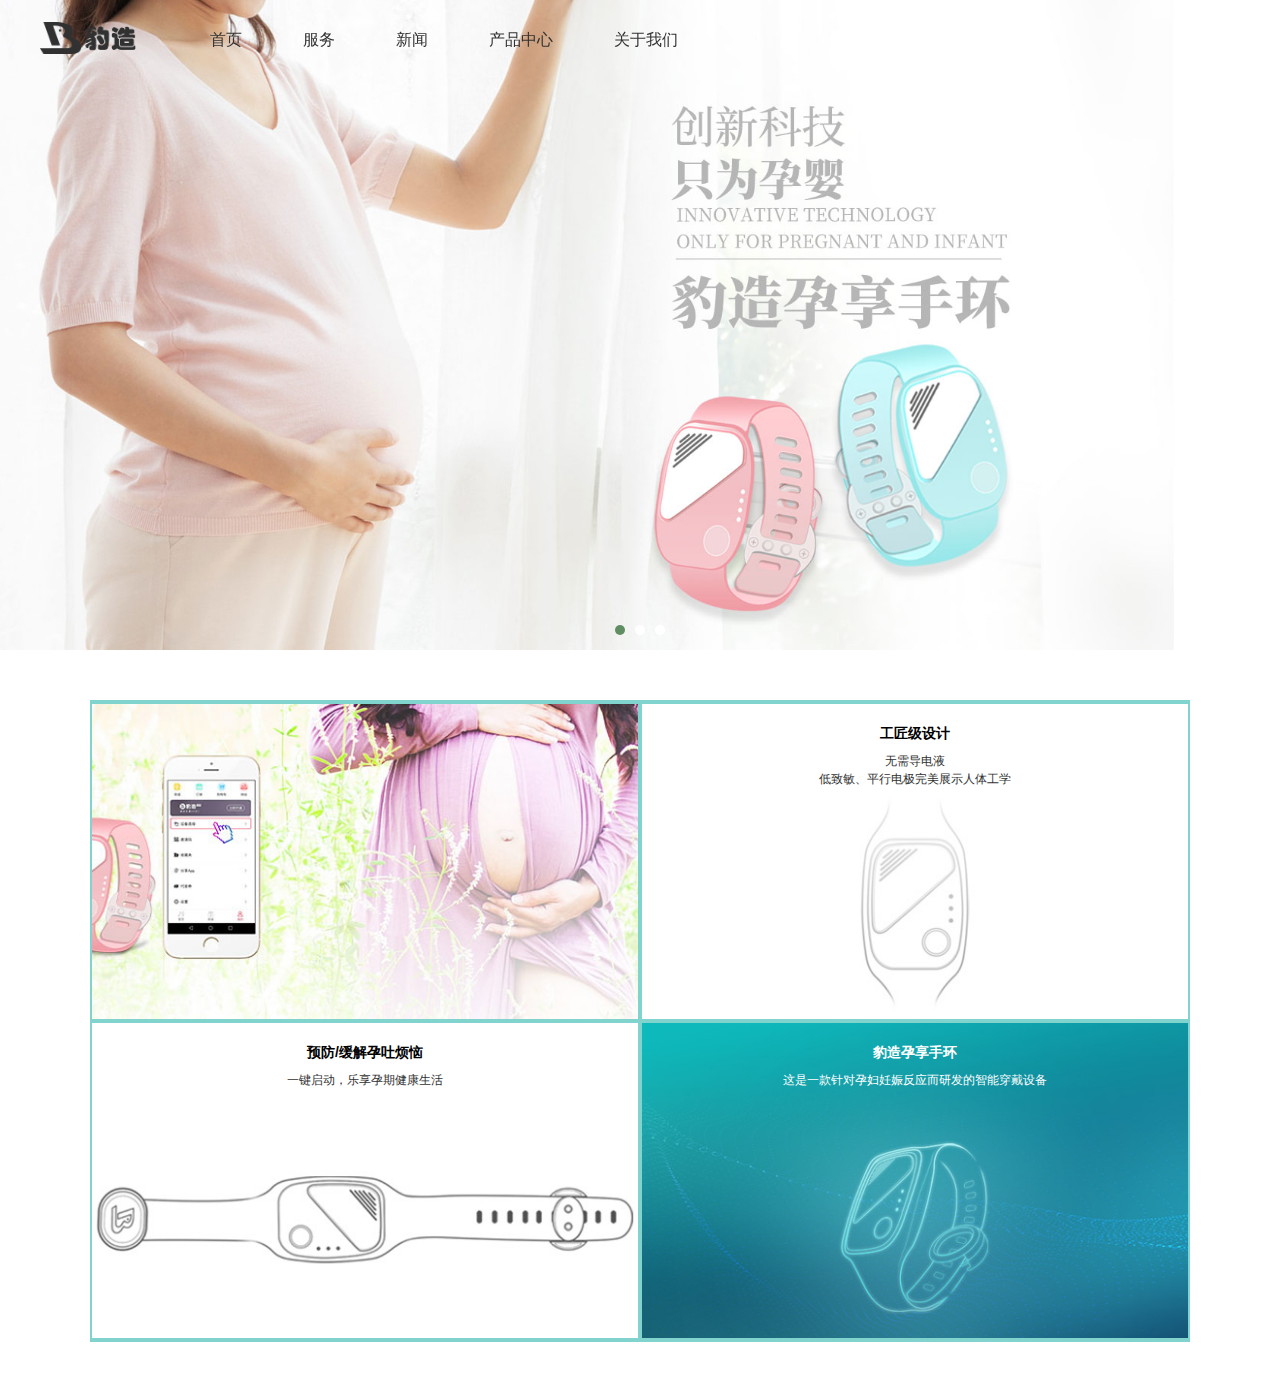
<file: index.html>
<!DOCTYPE html>
<html>

<head>
  <meta charset="UTF-8" />
  <meta name="viewport"
    content="width=device-width, initial-scale=1.0, minimum-scale=1.0, maximum-scale=1.0, user-scalable=0">
  <title>豹造孕享</title>
  <meta name="keywords" content="豹造孕育,孕享胎教手环,预防/缓解孕吐烦恼,乐享孕期健康生活" />
  <meta name="description" content="豹造孕育,孕享胎教手环,预防/缓解孕吐烦恼,乐享孕期健康生活" />
  <link rel="shortcut icon" href="./favicon.png" type="image/x-icon" />
  <script type="text/javascript" src="./static/js/jquery-1.8.3.min.js"></script>
  <script type="text/javascript" src="./static/js/swiper.min.js"></script>
  <script type="text/javascript" src="./static/js/video.js"></script>
  <link rel="stylesheet" type="text/css" href="./static/css/swiper.min.css">
  <link rel="stylesheet" type="text/css" href="./static/css/style.css">
  <link rel="stylesheet" type="text/css" href="./static/css/video.css">
  <!-- <link rel="stylesheet" type="text/css" href="./static/font-awesome-4.7.0/css/font-awesome.min.css"> -->

  <script src="./static/js/pc_or_iphone.js"></script>

  <style type="text/css">
    .banner .container {
      position: relative;
      height: 100%;
    }

    .white .menu-toggle span {
      background-color: #000;
    }

    .black .menu-toggle span {
      background-color: #fff;
    }

    .menu .menu-toggle span {
      background-color: #000;
    }

    .swiper-slide {
      background-position: center;
      background-repeat: no-repeat;
      background-size: 100%;
      cursor: auto;
    }

    .banner1 {
      background-image: url(static/banner/banner1.jpg);
    }

    .banner2 {
      background-image: url(static/banner/banner2.jpg);
    }

    .banner3 {
      background-image: url(static/banner/banner3.jpg);
    }

    .swiper-slide h2 {
      color: #313131;
      line-height: 1;
      margin-bottom: 10px;
    }

    .swiper-slide h3 {
      color: #313131;
      line-height: 1;
    }

    .banner1 .txt-box {
      position: absolute;
      left: 0;
      top: 0;
      width: 50%;
      height: 100%;
      display: flex;
      align-items: center;
      justify-content: center;
      text-align: center;
    }

    .banner2 .txt-box {
      position: absolute;
      left: 0;
      top: -10%;
      width: 60%;
      height: 100%;
      display: flex;
      align-items: center;
      justify-content: center;
      text-align: center;
    }

    .banner2 h3 {
      text-transform: uppercase;
      padding-top: 10px;
      padding-bottom: 10px;
    }

    .banner3 .txt-box {
      position: absolute;
      right: 0;
      top: 0;
      width: 50%;
      height: 100%;
      display: flex;
      align-items: center;
      justify-content: center;
      text-align: center;
    }

    .banner {
      width: 100%;
      height: 850px;
    }

    .banner span {
      font-size: 28px;
    }

    @media (max-width: 1921px) {
      .swiper-slide {
        background-size: auto 100%;
      }

      .swiper-slide h2 {
        font-size: 40px;
      }

      .swiper-slide h3 {
        font-size: 20px;
      }

    }

    @media (max-width: 1440px) {
      .banner {
        width: 100%;
        height: 650px;
      }

      .swiper-slide h2 {
        font-size: 30px;
      }
    }

    @media (max-width: 767px) {
      .banner {
        width: 100%;
        height: 800px;
      }

      .banner1 {
        background-image: url(static/banner/min-banner1.jpg);
      }

      .banner2 {
        background-image: url(static/banner/min-banner2.jpg);
      }

      .banner3 {
        background-image: url(static/banner/min-banner3.jpg);
      }

      .swiper-slide h2 {
        font-size: 18px;
      }

      .swiper-slide h3 {
        font-size: 16px;
      }

      .banner1 .txt-box {
        width: 100%;
        align-items: unset;
      }

      .banner1 span {
        display: block;
        padding-top: 100%;
        padding-bottom: 5%;
      }

      .banner2 .txt-box {
        width: 100%;
        align-items: unset;
        top: 0;
      }

      .banner2 h2 {
        padding-top: 100%;
      }

      .banner3 .txt-box {
        width: 100%;
        align-items: unset;
        top: 0;
      }

      .banner3 span {
        display: block;
        padding-top: 100%;
        padding-bottom: 5%;
      }

    }

    @media (max-width: 567px) {
      .banner {
        width: 100%;
        height: 500px;
      }

      .banner1 span {
        padding-top: 80%;
      }

      .banner2 h2 {
        padding-top: 50%;
      }

      .banner3 span {
        padding-top: 80%;
      }

    }

    /* hy */
    .sTxt {
      position: absolute;
      top: 20px;
      left: 50%;
      transform: translateX(-50%);
      text-align: center;
    }

    .sTxt p:first-child {
      margin-bottom: 10px;
      color: #000;
      font-size: 14px;
      font-weight: 700;
    }

    .sTxt p:not(:first-child) {
      color: #323232;
      white-space: nowrap;
      overflow: hidden;
      text-overflow: ellipsis;
    }

    .cWhite {
      color: white !important;
    }

    .logo {
      width: 96px;
    }

    /* 免换行 */
    .break {
      white-space: nowrap;
      overflow: hidden;
      text-overflow: ellipsis;
    }
  </style>
</head>


<body>
  <div class="main" >
    <header class="header">
      <!-- <div class="pr"> -->
      <div class="nav-box">
        <div class="menu-toggle">
          <span></span>
          <span></span>
          <span></span>
        </div>
        <section class="logo-wrap">
          <h1><a href="./index.html"><img data-color="" class="logo" alt="豹造孕享" src="./static/img/logo-black.png"></a>
          </h1>
        </section>
        <section class="nav">
          <ul class="clearfix">
            <li><a href="./index.html">首页</a></li>
            <li><a href="./service.html">服务</a></li>
            <li><a href="./news.html">新闻</a></li>
            <li><a href="./product.html">产品中心</a></li>
            <li><a id="about" href="./about.html">关于我们</a></li>
          </ul>
        </section>

      </div>

    </header><!-- /header -->
    <section class="banner">
      <div class="swiper-container autoImg">
        <div class="swiper-wrapper">
          <!-- onclick="location='https://mall.jd.com/index-838855.html'" -->

          <div class="swiper-slide banner1" data-color="white">
            <div class="container">
              <div class="txt-box">
                <div class="title">
                  <!-- <span>AirFace</span>
                          <h2>石墨烯轻颜嫩肤仪</h2>
                          <h3>八大功效  嫩肤焕颜</h3> -->
                </div>
              </div>
            </div>
          </div>
          <div class="swiper-slide banner2" data-color="black">
            <div class="container">
              <div class="txt-box">
                <div class="title">
                  <!-- <h2>轻颜若水 美自天成</h2>
                          <h3>Pure beauty Easy life</h3>
                          <h4>石墨烯轻颜美容系列产品</h4>
                          <h4>Graphene Qingyan Beauty products</h4> -->
                </div>
              </div>
            </div>
          </div>
          <div class="swiper-slide banner3" data-color="black">
            <div class="container">
              <div class="txt-box">
                <div class="title">
                  <!-- <span>AirEye</span>
                          <h2>石墨烯轻颜眼周仪</h2>
                          <h3>四大功效  焕亮眼周</h3> -->
                </div>
              </div>
            </div>
          </div>
        </div>
        <div class="swiper-pagination"></div>
      </div>
    </section>
    <section class="max-box">
      <div class="max-con boxTB">
        <div class="home-show row">
          <div class="col-md-6 col-xs-12">
            <div class="promos-detail">
              <a class="promos-link" href="javascript:;">
                <span class="promos-inner">
                  <picture>
                    <source media="(max-width:768px)" srcset="./static/img/index/s-1.jpg">
                    <img src="./static/img/index/s1.jpg" alt="">
                  </picture>
                  <!-- <div class="mask m-video" data-src="./static/img/index/v.mp4"></div> -->
                </span>
              </a>
            </div>
          </div>
          <div class="col-md-6 col-xs-12">
            <div class="promos-detail">
              <a class="promos-link" href="javascript:;">
                <span class="promos-inner">
                  <picture>
                    <source media="(max-width:768px)" srcset="./static/img/index/s-2.jpg">
                    <img src="./static/img/index/s2.jpg" alt="">
                  </picture>
                </span>
              </a>
              <div class="sTxt">
                <p>工匠级设计</p>

                <p>无需导电液</p>
                <p>低致敏、平行电极完美展示人体工学</p>
              </div>
            </div>
          </div>
          <div class="col-md-6 col-xs-12">
            <div class="promos-detail">
              <a class="promos-link" href="javascript:;">
                <span class="promos-inner">
                  <picture>
                    <picture>
                      <source media="(max-width:768px)" srcset="./static/img/index/s-3.jpg">
                      <img src="./static/img/index/s3.jpg" alt="">
                    </picture>
                  </picture>
                </span>
              </a>
              <div class="sTxt">
                <p>预防/缓解孕吐烦恼</p>
                <p>一键启动，乐享孕期健康生活</p>
              </div>
            </div>
          </div>
          <div class="col-md-6 col-xs-12" style="margin-bottom: 4px;">
            <div class="promos-detail">
              <a class="promos-link" href="javascript:;">
                <span class="promos-inner">
                  <picture>
                    <picture>
                      <source media="(max-width:768px)" srcset="./static/img/index/s-4.jpg">
                      <img src="./static/img/index/s4.jpg" alt="">
                    </picture>
                  </picture>
                </span>
              </a>
              <div class="sTxt">
                <p class="cWhite">豹造孕享手环</p>
                <p class="cWhite">这是一款针对孕妇妊娠反应而研发的智能穿戴设备</p>
              </div>
            </div>
          </div>
        </div>
      </div>


    </section>
    <!-- <footer id="footer">
    <div class="container">
       <div class="content-box clearfix">
          <ul class="clearfix nav fl">
              <li>
                   <dd class="dt">关于我们 <i class="fa fa-sort-desc"></i></dd>
                   <dd><a href="/category-9.html">关于若水</a></dd>
                   <dd><a href="/category-9.html#1">品牌故事</a></dd>
              </li>
              <li>
                   <dd class="dt">在线商城 <i class="fa fa-sort-desc"></i></dd>
                   <dd><a href="https://ruoshui.tmall.com/" target="_blank" rel="nofollow">天猫商城</a></dd>
                   <dd><a href="https://mall.jd.com/index-838855.html" target="_blank" rel="nofollow">京东商城</a></dd>
                   <dd><a href="show.php" target="_blank" rel="nofollow">亚马逊</a></dd>
               </li>
               <li>
                   <dd class="dt">石墨烯产品 <i class="fa fa-sort-desc"></i></dd>
                   <dd><a href="/category-2.html">轻颜嫩肤仪</a></dd>
                   <dd><a href="/category-3.html">轻颜眼周仪</a></dd>
              </li>
              <li>
                   <dd class="dt">新闻资讯 <i class="fa fa-sort-desc"></i></dd>
                   <dd><a href="/category-7.html">公司新闻</a></dd>
                   <dd><a href="/category-8.html">产品快讯</a></dd>
              </li>

              <li>
                   <dd class="dt">联系方式 <i class="fa fa-sort-desc"></i></dd>
                   <dd><a href="mailto:Moxi@moxigroup.com">Moxi@moxigroup.com</a></dd>
              </li>
              <li>
                   <dd class="dt">友情链接 <i class="fa fa-sort-desc"></i></dd>
                   <dd><a target="_blank" href="http://www.cqmxi.com">http://www.cqmxi.com</a></dd>
                   <dd><a target="_blank" href="http://www.deluxe-family.com">http://www.deluxe-family.com</a></dd>
              </li>
          </ul>
            <div class="fr contact">
              <ul class="clearfix">
                  <li>
                     <span>热线电话</span>&nbsp;<p>023-68050637</p>
                  </li>
              </ul>
            </div>
        </div>
       <div class="copyright-box clearfix">
        <p>©2018 rossui. All rights reserved. 备案号：<a href="http://www.beian.miit.gov.cn" style="color: #868686;">渝ICP备13002694号-2</a> <a href="sitemap.xml" target="_blank" style="color: #868686;">网站地图</a></p>
        <div class="flowme">
           <strong>关注我们：</strong>
           <a class="sina" target="_blank" href="http://sina.lt/f8d8"></a>
           <a class="wechat" href="javascript:;"><img class="wx" src="./static/img/index/wx.jpg" alt="若水微信公众号"></a>
        </div>
       </div>
    </div>
</footer> -->
    <script type="text/javascript">
      // var cnzz_protocol = (("https:" == document.location.protocol) ? "https://" : "http://");
      // document.write(unescape("%3Cspan id='cnzz_stat_icon_1277697045'%3E%3C/span%3E%3Cscript src='" + cnzz_protocol +
      //   "s23.cnzz.com/z_stat.php%3Fid%3D1277697045%26show%3Dpic1' type='text/javascript'%3E%3C/script%3E"));
    </script>
    <script type="text/javascript" src="./static/js/base.js"></script>
    <script>
      // (function () {
      //   var bp = document.createElement('script');
      //   var curProtocol = window.location.protocol.split(':')[0];
      //   if (curProtocol === 'https') {
      //     bp.src = 'https://zz.bdstatic.com/linksubmit/push.js';
      //   } else {
      //     bp.src = 'http://push.zhanzhang.baidu.com/push.js';
      //   }
      //   var s = document.getElementsByTagName("script")[0];
      //   s.parentNode.insertBefore(bp, s);
      // })();
    </script>

  </div>
  <script>
    var swiper = new Swiper('.swiper-container', {
      pagination: '.swiper-pagination',
      initialSlide: 0,
      loop: true,
      autoplay: 3000,
      speed: 600,
      paginationClickable: true,
      keyboardControl: true,
      grabCursor: true,
      autoplayDisableOnInteraction: false,
      onInit: function (Swiper) {},
      onSlideChangeStart: function (swiper) {
        if (!$("html").hasClass('menu')) {
          var getcolor = $(".autoImg .swiper-slide").eq(swiper.activeIndex).data("color"),
            _class = $("html").attr("class");
          $("body").removeClass(_class);
          $("body").removeClass().addClass(getcolor);
          if (getcolor == "black") {
            $(".logo").attr('src', 'static/img/logo-white.png');

          } else {
            $(".logo").attr('src', 'static/img/logo-black.png');
          }
        } else {

        }
      }
    });

    $(".logo").attr('data-color', 'white');
  </script>
</body>

</html>
</file>
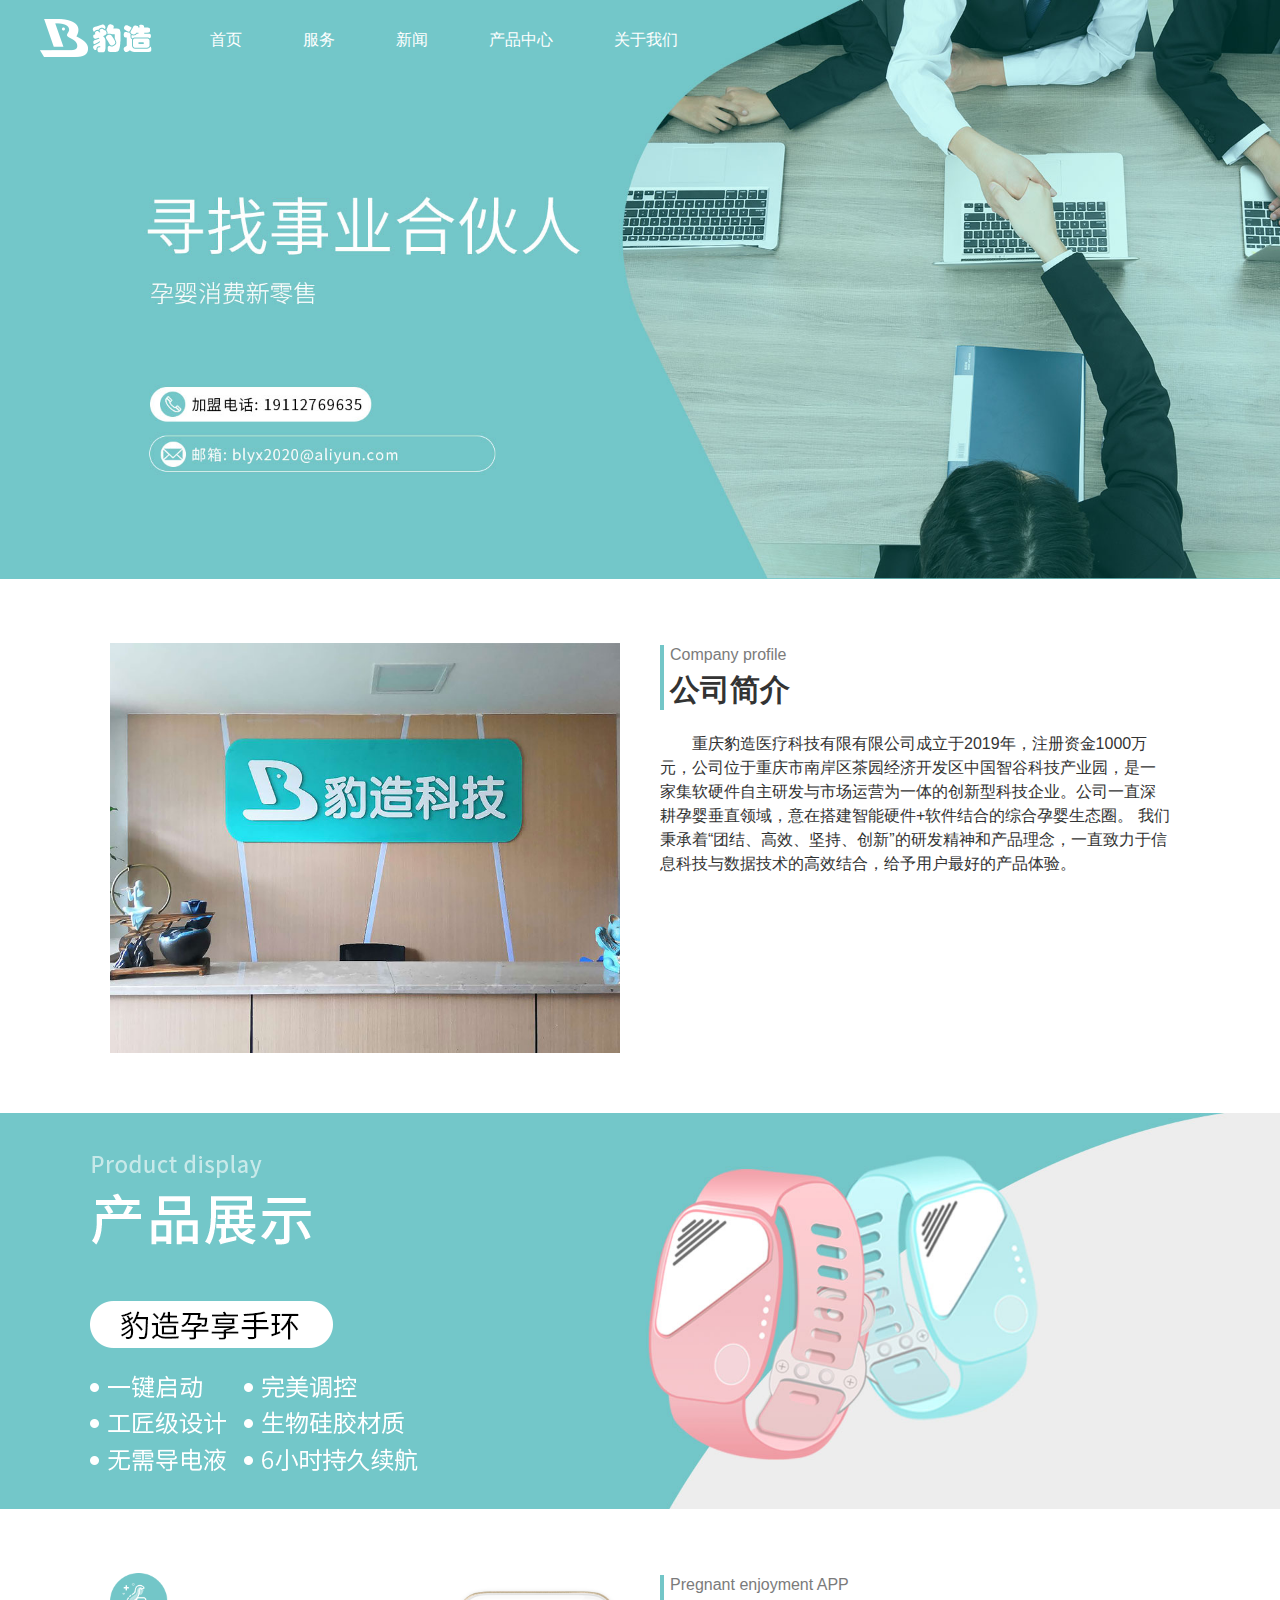
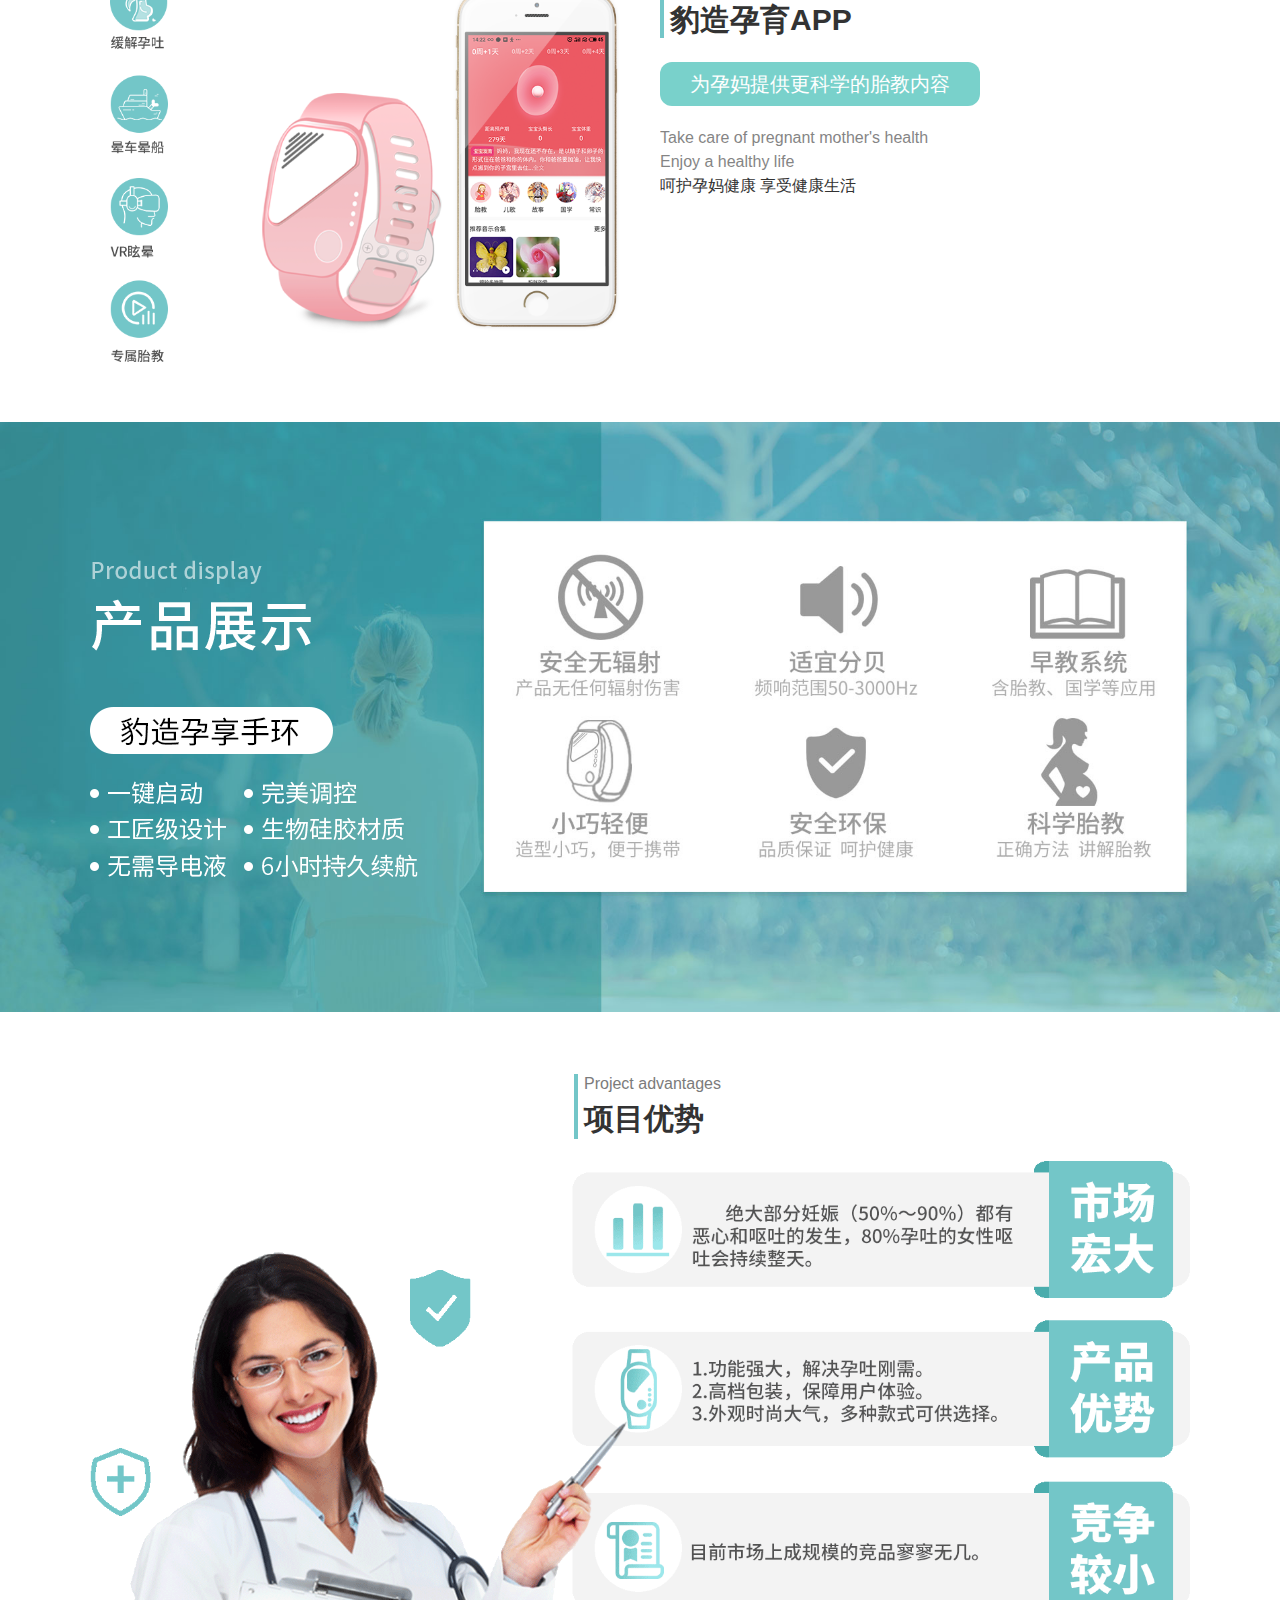
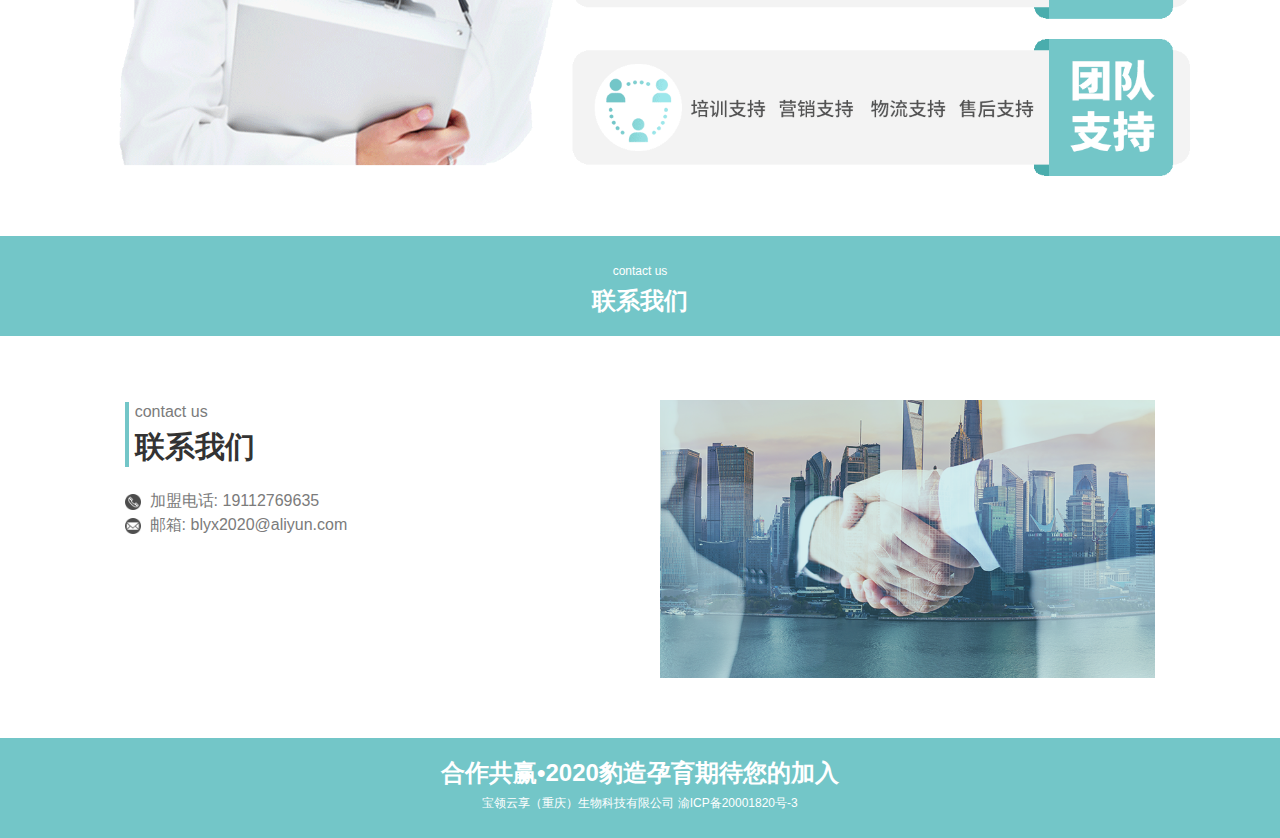
<file: about.html>
<!DOCTYPE html>
<html>

<head>
  <meta charset="UTF-8" />
  <meta name="viewport"
    content="width=device-width, initial-scale=1.0, minimum-scale=1.0, maximum-scale=1.0, user-scalable=0">
  <meta http-equiv="X-UA-Compatible" content="ie=edge">
  <title>豹造孕享</title>
  <meta name="keywords" content="豹造孕育,孕享胎教手环,预防/缓解孕吐烦恼,乐享孕期健康生活" />
  <meta name="description" content="豹造孕育,孕享胎教手环,预防/缓解孕吐烦恼,乐享孕期健康生活" />
  <link rel="shortcut icon" href="./favicon.png" type="image/x-icon" />
  <script type="text/javascript" src="./static/js/jquery-1.8.3.min.js"></script>
  <!-- <script type="text/javascript" src="./static/layer/layer.js"></script> -->
  <link rel="stylesheet" type="text/css" href="./static/font-awesome-4.7.0/css/font-awesome.min.css">
  <link rel="stylesheet" type="text/css" href="./static/css/style.css">
</head>
<style type="text/css" media="screen">
  .header .nav ul a,
  .header .lang {
    color: #fff;
  }

  .menu .header .lang {
    color: #000;
  }

  .menu .menu-toggle span {
    background-color: #000 !important;
  }

  /* 顶部背景按钮 */

  .titleBtn {
    background-color: #79d1cb;
  }

  .titleBtnActive {
    background-color: #0ba399;
  }

  .btnBG {
    position: absolute;
    top: 29vw;
    left: 50vw;
    width: 13vw;
    height: 4.5vw;
    cursor: pointer;
  }

  /* 产品原理 */
  .productPrinciple {
    background: white;
    padding: 60px 0;
  }

  .productPrinciple .pLi {
    position: relative;
    font-size: 16px;
    line-height: 24px;
    display: flex;
    align-items: flex-start;
    justify-content: flex-start;
    height: auto !important;
  }

  .productPrinciple .pLi:first-child {}

  .productPrinciple .pLi {
    padding: 0 20px;
    box-sizing: border-box;
  }

  .productPrinciple .list>li {}

  .productPrinciple .list>li:nth-child(1) {
    color: #7b7b7b;
  }

  .productPrinciple .list>li:nth-child(2) {
    font-weight: 900;
    font-size: 30px;
    line-height: 45px;
  }

  .productPrinciple .list>li:nth-child(3) {
    font-size: 20px;
    padding: 10px 30px;
    margin: 20px 0;
    background: #79d1cb;
    color: white;
    border-radius: 12px;
    display: inline-block;
  }

  .productPrinciple li ul {}

  .productPrinciple li ul li {
    float: left;
    width: 107px;
    list-style-type: square;
    list-style-position: inside;
    color: #7b7b7b;
  }

  .productPrinciple .pTake {
    color: #7b7b7b;
  }

  .productPrinciple .pHe {
    color: #000;
    font-size: 20px;
    line-height: 30px;
  }

  .downBg {
    width: 100%;
    min-height: 20px;
    position: relative;
  }

  .downBg img {
    position: absolute;
    top: 20px;
    right: 0;
    width: 100%;
    height: auto;
    padding-bottom: 100px;
  }

  .downLi {
    overflow: visible !important;
  }
</style>

<body>
  <div class="main about">
    <header class="header">
      <!-- <div class="pr"> -->
      <div class="nav-box">
        <div class="menu-toggle">
          <span></span>
          <span></span>
          <span></span>
        </div>
        <section class="logo-wrap">
          <h1><a href="./index.html"><img data-color="" class="logo" alt="豹造孕享" src="./static/img/logo-black.png"></a>
          </h1>
        </section>
        <section class="nav">
          <ul class="clearfix">
            <li><a href="./index.html">首页</a></li>
            <li><a href="./service.html">服务</a></li>
            <li><a href="./news.html">新闻</a></li>
            <li><a href="./product.html">产品中心</a></li>
            <li><a href="./about.html">关于我们</a></li>
          </ul>
        </section>

      </div>
    </header><!-- /header -->
    <section class="secondBanner bannerTitle">
      <picture class="relative overflow">
        <div class="relative overflow">
          <source media="(max-width: 768px)" srcset="./static/img/about/aboutBG.jpg">
          <img width="100%" src="./static/img/about/aboutBG.jpg" alt="Planets">
        </div>
      </picture>
    </section>
    <section class="about-box section">
      <div class="about-con">
        <section class="productPrinciple home-show">
          <div class="col-md-6 col-xs-12 pLi">
            <img class="widthAll" src="./static/img/about/lobby.jpg" alt="">
          </div>
          <div class="col-md-6 col-xs-12 pLi">
            <div>
              <div class="intro">
                <div class="">Company profile</div>
                <p class="">公司简介</p>
              </div>
              <div>
                <p class="txtIndent">
                  重庆豹造医疗科技有限有限公司成立于2019年，注册资金1000万元，公司位于重庆市南岸区茶园经济开发区中国智谷科技产业园，是一家集软硬件自主研发与市场运营为一体的创新型科技企业。公司一直深耕孕婴垂直领域，意在搭建智能硬件+软件结合的综合孕婴生态圈。
                  我们秉承着“团结、高效、坚持、创新”的研发精神和产品理念，一直致力于信息科技与数据技术的高效结合，给予用户最好的产品体验。
                </p>
              </div>
            </div>
          </div>
        </section>
      </div>
    </section>
    <section class="section relative">
      <img src="./static/img/about/show.jpg" class="widthAll" alt="">
      <div class="show">
        <section class="about-box section imgTW">
          <div class="about-con">
            <section class="productPrinciple home-show tran">
              <div class="col-md-6 col-xs-12 pLi" style="padding: 0;">
                <img src="./static/img/about/showTXT.png" alt="">
              </div>
              <div class="col-md-6 col-xs-12 pLi visibility">
                Lorem ipsum, dolor sit amet consectetur adipisicing elit. Voluptatum dignissimos, praesentium deserunt
                voluptates, labore mollitia dolore atque et iste consequuntur quidem quasi nihil eius animi facilis quas
                ipsum non error.
              </div>
            </section>
          </div>
        </section>
      </div>
    </section>
    <section class="about-box section">
      <div class="about-con">
        <section class="productPrinciple home-show">
          <div class="col-md-6 col-xs-12 pLi">
            <img class="widthAll" src="./static/img/about/watch.png" alt="">
          </div>
          <div class="col-md-6 col-xs-12 pLi">
            <ul class="list overflow">
              <li class="lefGreen relative aboutMl">Pregnant enjoyment APP</li>
              <li class="aboutMl">豹造孕育APP</li>
              <li>为孕妈提供更科学的胎教内容</li>
              <li style="opacity: .6;">
                <p>Take care of pregnant mother's health</p>
                <p>Enjoy a healthy life</p>
              </li>
              <li>
                呵护孕妈健康 享受健康生活
              </li>
            </ul>
          </div>
        </section>
      </div>
    </section>
    <section class="section relative">
      <img src="./static/img/about/group.jpg" class="widthAll" alt="">
      <div class="show">
        <section class="about-box section imgTW">
          <div class="about-con">
            <section class="productPrinciple home-show tran">
              <div class="col-md-6 col-xs-12 pLi" style="padding: 0;">
                <img src="./static/img/about/showTXT.png" alt="">
              </div>
              <div class="col-md-6 col-xs-12 pLi visibility">
                Lorem ipsum, dolor sit amet consectetur adipisicing elit. Voluptatum dignissimos, praesentium deserunt
                voluptates, labore mollitia dolore atque et iste consequuntur quidem quasi nihil eius animi facilis quas
                ipsum non error.
              </div>
            </section>
          </div>
        </section>
      </div>
    </section>
    <section class="section about-box productPrinciple point">
      <div>
        <div class="intro pointL">
          <div>Project advantages</div>
          <p>项目优势</p>
        </div>
        <img src="./static/img/about/piont.png" class="widthAll about-con" alt="">
      </div>

    </section>
    <section>
      <div class="bgGreen">
        <p class="cWhite min">contact us</p>
        <p class="cWhite max">联系我们</p>
      </div>
    </section>
    <section class="about-box section">
      <div class="about-con">
        <section class="productPrinciple home-show">
          <div class="col-md-6 col-xs-12 pLi">
            <div>
              <div class="intro">
                <div class="">contact us</div>
                <p class="">联系我们</p>
              </div>
              <p class="lx"><img class="w1point5 inline-block" src="./static/img/about/phone.png" alt=""> &nbsp;加盟电话:
                19112769635
              </p>
              <p class="lx"><img class="w1point5 inline-block" src="./static/img/about/email.png" alt="">
                &nbsp;邮箱: blyx2020@aliyun.com</p>
            </div>
          </div>
          <div class="col-md-6 col-xs-12 pLi">
            <img class="widthAll" src="./static/img/about/hand.png" alt="">
          </div>
        </section>
      </div>
    </section>
    <section>
      <div class="bgGreen">
        <p class="cWhite max">合作共赢•2020豹造孕育期待您的加入</p>
        <p><a class="cWhite min" target="_blank" href="http://beian.miit.gov.cn/">宝领云享（重庆）生物科技有限公司 渝ICP备20001820号-3</a>
        </p>
      </div>
    </section>

    <script type="text/javascript" src="./static/js/base.js"></script>
  </div>
  <script type="text/javascript">
    $(".logo").attr('src', 'static/img/logo-white.png');
    $(".logo").attr('data-color', 'black');
  </script>
</body>

</html>
</file>
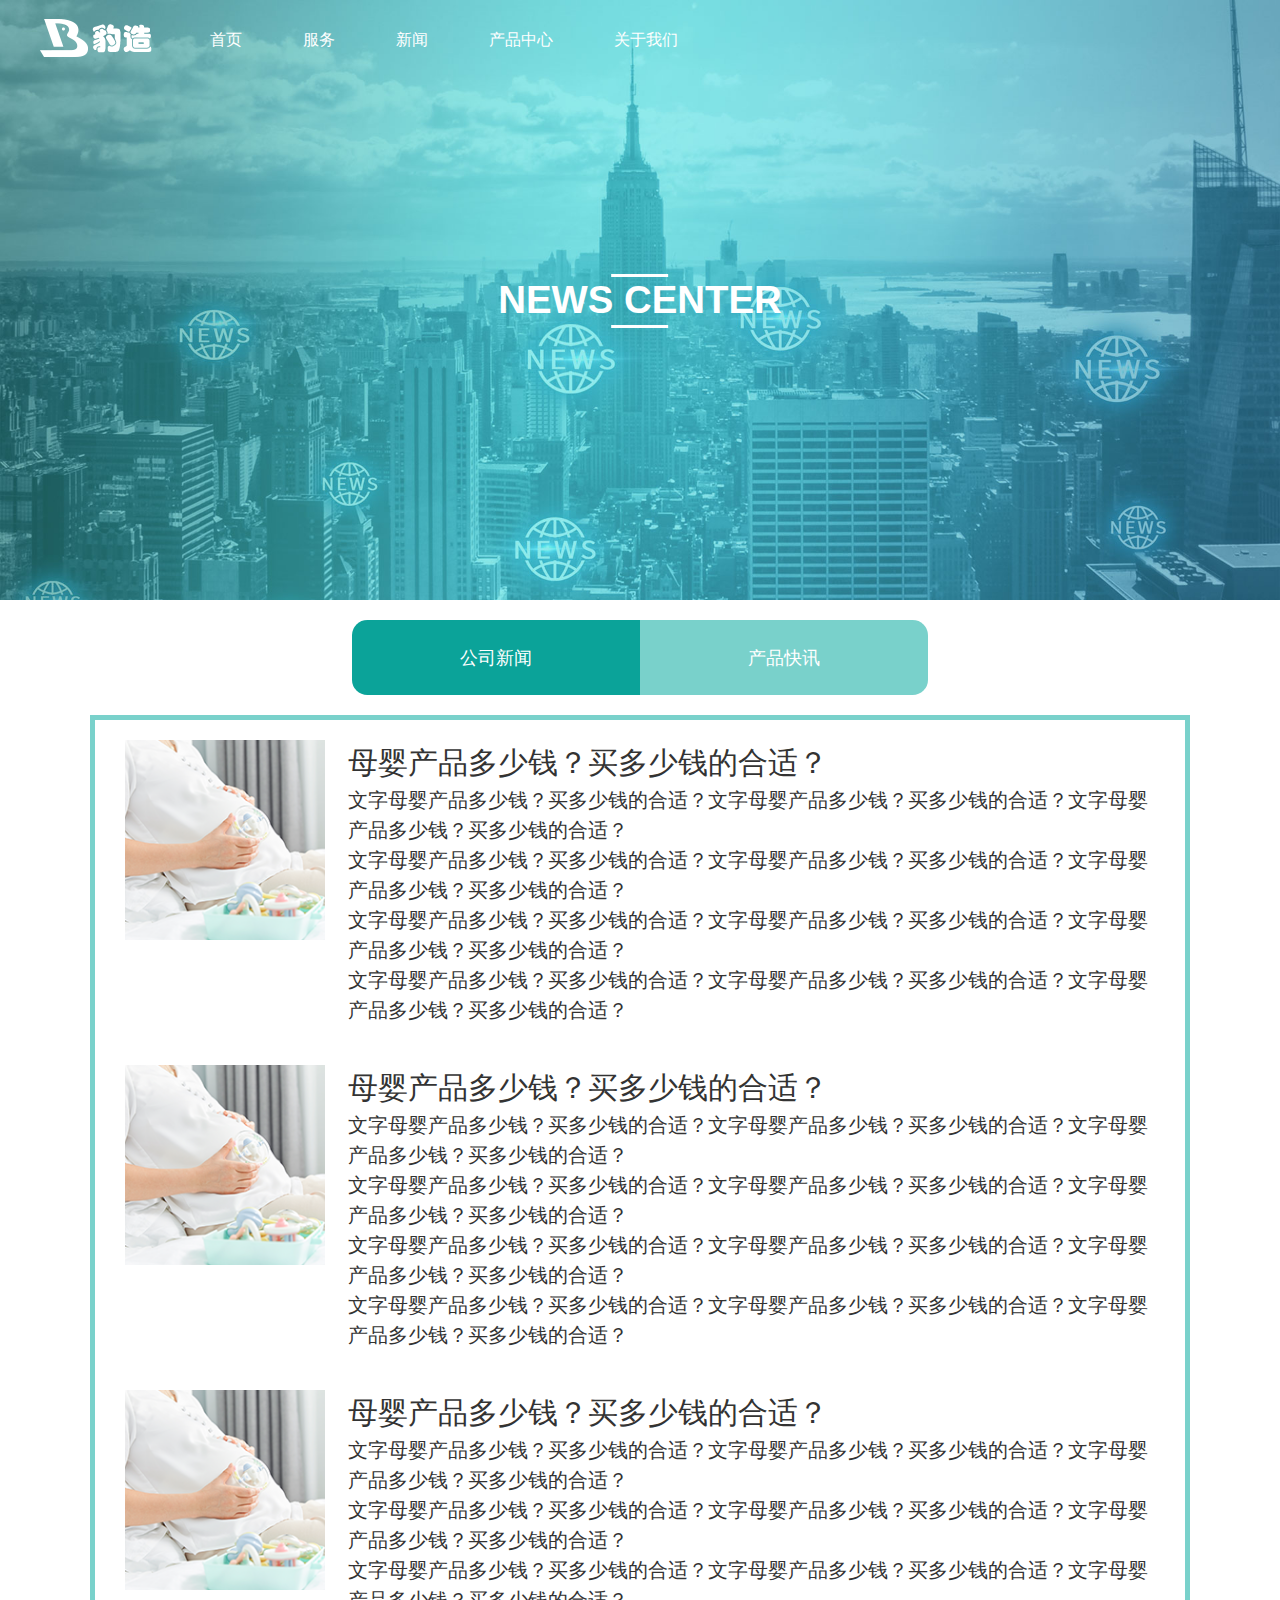
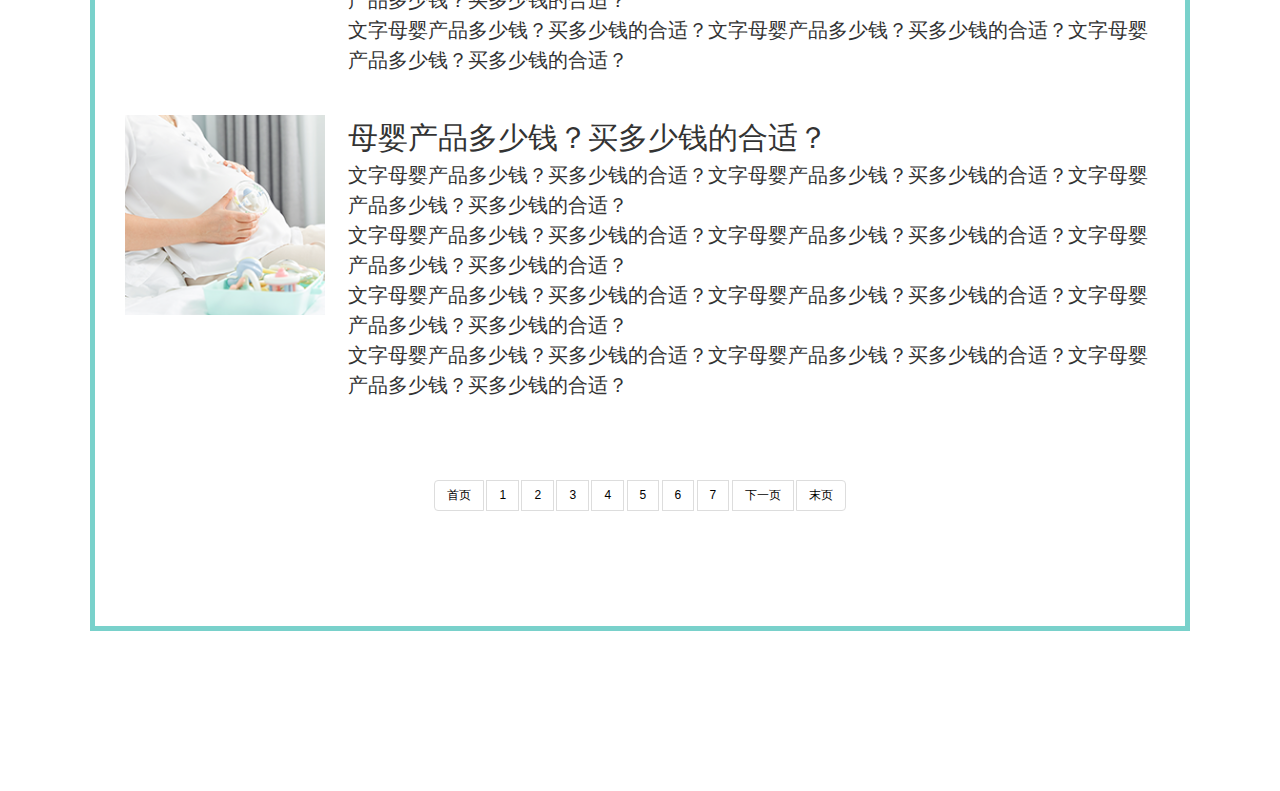
<file: news.html>
<!DOCTYPE html>
<html>

<head>
  <meta charset="UTF-8" />
  <meta name="viewport"
    content="width=device-width, initial-scale=1.0, minimum-scale=1.0, maximum-scale=1.0, user-scalable=0">
  <meta http-equiv="X-UA-Compatible" content="ie=edge">
  <title>豹造孕享</title>
  <meta name="keywords" content="豹造孕育,孕享胎教手环,预防/缓解孕吐烦恼,乐享孕期健康生活" />
  <meta name="description" content="豹造孕育,孕享胎教手环,预防/缓解孕吐烦恼,乐享孕期健康生活" />
  <link rel="shortcut icon" href="./favicon.png" type="image/x-icon" />
  <script type="text/javascript" src="./static/js/jquery-1.8.3.min.js"></script>
  <!-- <script type="text/javascript" src="./static/layer/layer.js"></script> -->
  <link rel="stylesheet" type="text/css" href="./static/font-awesome-4.7.0/css/font-awesome.min.css">
  <link rel="stylesheet" type="text/css" href="./static/css/style.css">
</head>
<style type="text/css" media="screen">
  .header .nav ul a,
  .header .lang {
    color: #fff;
  }

  .menu .header .lang {
    color: #000;
  }

  .menu .menu-toggle span {
    background-color: #000 !important;
  }

  .newsTitle {
    position: relative;
    margin: 20px 0;
  }

  .newsTitle ul {
    position: absolute;
    left: 50%;
    transform: translateX(-50%);
  }

  .titleBtn {
    background-color: #79d1cb;
  }

  .titleBtnActive {
    background-color: #0ba399;
  }
</style>

<body>
  <div class="main">
    <header class="header">
      <!-- <div class="pr"> -->
      <div class="nav-box">
        <div class="menu-toggle">
          <span></span>
          <span></span>
          <span></span>
        </div>
        <section class="logo-wrap">
          <h1><a href="./index.html"><img data-color="" class="logo" alt="豹造孕享" src="./static/img/logo-black.png"></a>
          </h1>
        </section>
        <section class="nav">
          <ul class="clearfix">
            <li><a href="./index.html">首页</a></li>
            <li><a href="./service.html">服务</a></li>
            <li><a href="./news.html">新闻</a></li>
            <li><a href="./product.html">产品中心</a></li>
            <li><a href="./about.html">关于我们</a></li>
          </ul>
        </section>

      </div>
    </header><!-- /header -->
    <section class="secondBanner bannerTitle">
      <picture>
        <source media="(max-width: 768px)" srcset="./static/img/news/newsBG.jpg">
        <img width="100%" src="./static/img/news/newsBG.jpg" alt="">
        <div class="serviceBGTXT">NEWS CENTER</div>
      </picture>
    </section>
    <section class="navBar newsTitle" id="F1">
      <div class="container">
        <ul class="clearfix">
          <li class="titleBtnActive"><a href="javascript:;">公司新闻</a></li>
          <li class='titleBtn'><a href='./newsProduct.html'>产品快讯</a></li>
        </ul>
      </div>
    </section>
    <section>
      <div class="main-box max-con border-box">
        <div class="containerAll">
          <div class="list-wrap clearfix">
            <div class="fl lbox">
              <ul class="newsList">
                <li class="li">
                  <div class="newImg">
                    <img src="./static/img/news/new.png" alt="">
                  </div>
                  <div class="newTxt">
                    <p>母婴产品多少钱？买多少钱的合适？</p>
                    <p>文字母婴产品多少钱？买多少钱的合适？文字母婴产品多少钱？买多少钱的合适？文字母婴产品多少钱？买多少钱的合适？</p>
                    <p>文字母婴产品多少钱？买多少钱的合适？文字母婴产品多少钱？买多少钱的合适？文字母婴产品多少钱？买多少钱的合适？</p>
                    <p>文字母婴产品多少钱？买多少钱的合适？文字母婴产品多少钱？买多少钱的合适？文字母婴产品多少钱？买多少钱的合适？</p>
                    <p>文字母婴产品多少钱？买多少钱的合适？文字母婴产品多少钱？买多少钱的合适？文字母婴产品多少钱？买多少钱的合适？</p>
                  </div>
                </li>
                <li class="li">
                  <div class="newImg">
                    <img src="./static/img/news/new.png" alt="">
                  </div>
                  <div class="newTxt">
                    <p>母婴产品多少钱？买多少钱的合适？</p>
                    <p>文字母婴产品多少钱？买多少钱的合适？文字母婴产品多少钱？买多少钱的合适？文字母婴产品多少钱？买多少钱的合适？</p>
                    <p>文字母婴产品多少钱？买多少钱的合适？文字母婴产品多少钱？买多少钱的合适？文字母婴产品多少钱？买多少钱的合适？</p>
                    <p>文字母婴产品多少钱？买多少钱的合适？文字母婴产品多少钱？买多少钱的合适？文字母婴产品多少钱？买多少钱的合适？</p>
                    <p>文字母婴产品多少钱？买多少钱的合适？文字母婴产品多少钱？买多少钱的合适？文字母婴产品多少钱？买多少钱的合适？</p>
                  </div>
                </li>
                <li class="li">
                  <div class="newImg">
                    <img src="./static/img/news/new.png" alt="">
                  </div>
                  <div class="newTxt">
                    <p>母婴产品多少钱？买多少钱的合适？</p>
                    <p>文字母婴产品多少钱？买多少钱的合适？文字母婴产品多少钱？买多少钱的合适？文字母婴产品多少钱？买多少钱的合适？</p>
                    <p>文字母婴产品多少钱？买多少钱的合适？文字母婴产品多少钱？买多少钱的合适？文字母婴产品多少钱？买多少钱的合适？</p>
                    <p>文字母婴产品多少钱？买多少钱的合适？文字母婴产品多少钱？买多少钱的合适？文字母婴产品多少钱？买多少钱的合适？</p>
                    <p>文字母婴产品多少钱？买多少钱的合适？文字母婴产品多少钱？买多少钱的合适？文字母婴产品多少钱？买多少钱的合适？</p>
                  </div>
                </li>
                <li class="li">
                  <div class="newImg">
                    <img src="./static/img/news/new.png" alt="">
                  </div>
                  <div class="newTxt">
                    <p>母婴产品多少钱？买多少钱的合适？</p>
                    <p>文字母婴产品多少钱？买多少钱的合适？文字母婴产品多少钱？买多少钱的合适？文字母婴产品多少钱？买多少钱的合适？</p>
                    <p>文字母婴产品多少钱？买多少钱的合适？文字母婴产品多少钱？买多少钱的合适？文字母婴产品多少钱？买多少钱的合适？</p>
                    <p>文字母婴产品多少钱？买多少钱的合适？文字母婴产品多少钱？买多少钱的合适？文字母婴产品多少钱？买多少钱的合适？</p>
                    <p>文字母婴产品多少钱？买多少钱的合适？文字母婴产品多少钱？买多少钱的合适？文字母婴产品多少钱？买多少钱的合适？</p>
                  </div>
                </li>
              </ul>
              <nav aria-label="Page navigation" style="float:right">
                <ul class="pagination">
                  <li><a>首页</a></li>
                  <li class="thisclass"><a>1</a></li>
                  <li><a href='/category-8-2.html'>2</a></li>
                  <li><a href='/category-8-3.html'>3</a></li>
                  <li><a href='/category-8-4.html'>4</a></li>
                  <li><a href='/category-8-5.html'>5</a></li>
                  <li><a href='/category-8-6.html'>6</a></li>
                  <li><a href='/category-8-7.html'>7</a></li>
                  <li><a href='/category-8-2.html'>下一页</a></li>
                  <li><a href='/category-8-31.html'>末页</a></li>
                </ul>
              </nav>
            </div>

          </div>
        </div>
      </div>

    </section>

    <script type="text/javascript" src="./static/js/base.js"></script>

  </div>
  <script type="text/javascript">
    $(".logo").attr('src', 'static/img/logo-white.png');
    $(".logo").attr('data-color', 'black');
  </script>
</body>

</html>
</file>
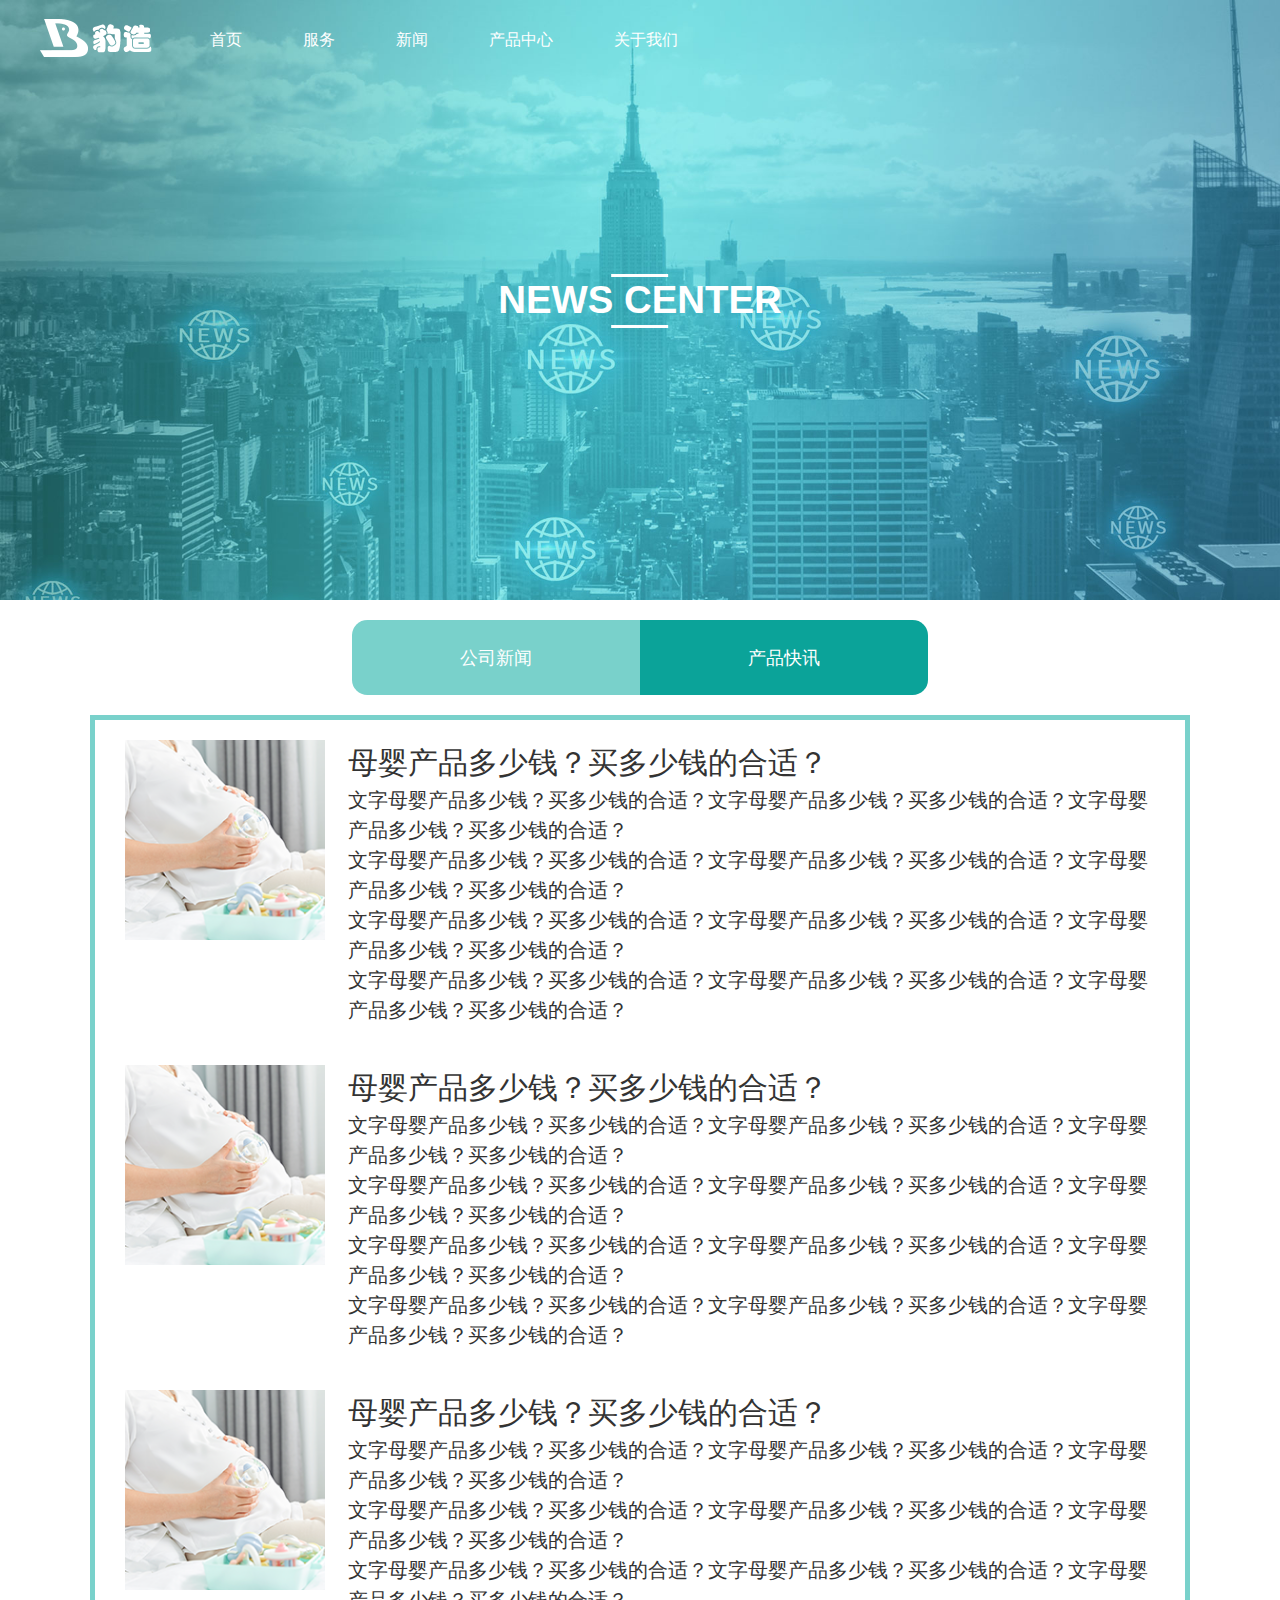
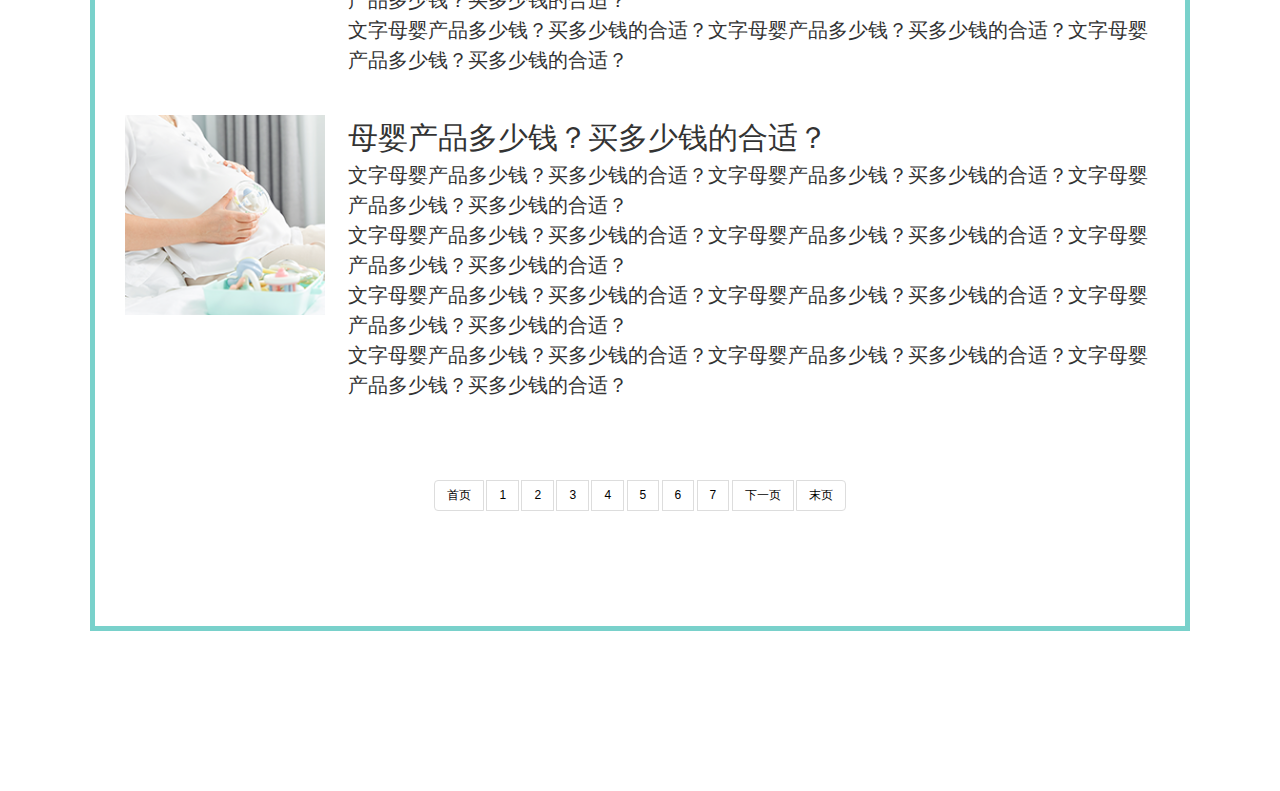
<file: newsProduct.html>
<!DOCTYPE html>
<html>

<head>
  <meta charset="UTF-8" />
  <meta name="viewport"
    content="width=device-width, initial-scale=1.0, minimum-scale=1.0, maximum-scale=1.0, user-scalable=0">
  <meta http-equiv="X-UA-Compatible" content="ie=edge">
  <title>豹造孕享</title>
  <meta name="keywords" content="豹造孕育,孕享胎教手环,预防/缓解孕吐烦恼,乐享孕期健康生活" />
  <meta name="description" content="豹造孕育,孕享胎教手环,预防/缓解孕吐烦恼,乐享孕期健康生活" />
  <link rel="shortcut icon" href="./favicon.png" type="image/x-icon" />
  <script type="text/javascript" src="./static/js/jquery-1.8.3.min.js"></script>
  <!-- <script type="text/javascript" src="./static/layer/layer.js"></script> -->
  <link rel="stylesheet" type="text/css" href="./static/font-awesome-4.7.0/css/font-awesome.min.css">
  <link rel="stylesheet" type="text/css" href="./static/css/style.css">
</head>
<style type="text/css" media="screen">
  .header .nav ul a,
  .header .lang {
    color: #fff;
  }

  .menu .header .lang {
    color: #000;
  }

  .menu .menu-toggle span {
    background-color: #000 !important;
  }

  .newsTitle {
    position: relative;
    margin: 20px 0;
  }

  .newsTitle ul {
    position: absolute;
    left: 50%;
    transform: translateX(-50%);
  }

  .titleBtn {
    background-color: #79d1cb;
  }

  .titleBtnActive {
    background-color: #0ba399;
  }
</style>

<body>
  <div class="main">
    <header class="header">
      <!-- <div class="pr"> -->
      <div class="nav-box">
        <div class="menu-toggle">
          <span></span>
          <span></span>
          <span></span>
        </div>
        <section class="logo-wrap">
          <h1><a href="./index.html"><img data-color="" class="logo" alt="豹造孕享" src="./static/img/logo-black.png"></a>
          </h1>
        </section>
        <section class="nav">
          <ul class="clearfix">
            <li><a href="./index.html">首页</a></li>
            <li><a href="./service.html">服务</a></li>
            <li><a href="./news.html">新闻</a></li>
            <li><a href="./product.html">产品中心</a></li>
            <li><a href="./about.html">关于我们</a></li>
          </ul>
        </section>

      </div>
    </header><!-- /header -->
    <section class="secondBanner bannerTitle">
      <picture>
        <source media="(max-width: 768px)" srcset="./static/img/news/newsBG.jpg">
        <img width="100%" src="./static/img/news/newsBG.jpg" alt="">
        <div class="serviceBGTXT">NEWS CENTER</div>
      </picture>
    </section>
    <section class="navBar newsTitle" id="F1">
      <div class="container">
        <ul class="clearfix">
          <li class="titleBtn"><a href="./news.html">公司新闻</a></li>
          <li class='titleBtnActive'><a href='javascript:;'>产品快讯</a></li>
        </ul>
      </div>
    </section>
    <section>
      <div class="main-box max-con border-box">
        <div class="containerAll">
          <div class="list-wrap clearfix">
            <div class="fl lbox">
              <ul class="newsList">
                <li class="li">
                  <div class="newImg">
                    <img src="./static/img/news/new.png" alt="">
                  </div>
                  <div class="newTxt">
                    <p>母婴产品多少钱？买多少钱的合适？</p>
                    <p>文字母婴产品多少钱？买多少钱的合适？文字母婴产品多少钱？买多少钱的合适？文字母婴产品多少钱？买多少钱的合适？</p>
                    <p>文字母婴产品多少钱？买多少钱的合适？文字母婴产品多少钱？买多少钱的合适？文字母婴产品多少钱？买多少钱的合适？</p>
                    <p>文字母婴产品多少钱？买多少钱的合适？文字母婴产品多少钱？买多少钱的合适？文字母婴产品多少钱？买多少钱的合适？</p>
                    <p>文字母婴产品多少钱？买多少钱的合适？文字母婴产品多少钱？买多少钱的合适？文字母婴产品多少钱？买多少钱的合适？</p>
                  </div>
                </li>
                <li class="li">
                  <div class="newImg">
                    <img src="./static/img/news/new.png" alt="">
                  </div>
                  <div class="newTxt">
                    <p>母婴产品多少钱？买多少钱的合适？</p>
                    <p>文字母婴产品多少钱？买多少钱的合适？文字母婴产品多少钱？买多少钱的合适？文字母婴产品多少钱？买多少钱的合适？</p>
                    <p>文字母婴产品多少钱？买多少钱的合适？文字母婴产品多少钱？买多少钱的合适？文字母婴产品多少钱？买多少钱的合适？</p>
                    <p>文字母婴产品多少钱？买多少钱的合适？文字母婴产品多少钱？买多少钱的合适？文字母婴产品多少钱？买多少钱的合适？</p>
                    <p>文字母婴产品多少钱？买多少钱的合适？文字母婴产品多少钱？买多少钱的合适？文字母婴产品多少钱？买多少钱的合适？</p>
                  </div>
                </li>
                <li class="li">
                  <div class="newImg">
                    <img src="./static/img/news/new.png" alt="">
                  </div>
                  <div class="newTxt">
                    <p>母婴产品多少钱？买多少钱的合适？</p>
                    <p>文字母婴产品多少钱？买多少钱的合适？文字母婴产品多少钱？买多少钱的合适？文字母婴产品多少钱？买多少钱的合适？</p>
                    <p>文字母婴产品多少钱？买多少钱的合适？文字母婴产品多少钱？买多少钱的合适？文字母婴产品多少钱？买多少钱的合适？</p>
                    <p>文字母婴产品多少钱？买多少钱的合适？文字母婴产品多少钱？买多少钱的合适？文字母婴产品多少钱？买多少钱的合适？</p>
                    <p>文字母婴产品多少钱？买多少钱的合适？文字母婴产品多少钱？买多少钱的合适？文字母婴产品多少钱？买多少钱的合适？</p>
                  </div>
                </li>
                <li class="li">
                  <div class="newImg">
                    <img src="./static/img/news/new.png" alt="">
                  </div>
                  <div class="newTxt">
                    <p>母婴产品多少钱？买多少钱的合适？</p>
                    <p>文字母婴产品多少钱？买多少钱的合适？文字母婴产品多少钱？买多少钱的合适？文字母婴产品多少钱？买多少钱的合适？</p>
                    <p>文字母婴产品多少钱？买多少钱的合适？文字母婴产品多少钱？买多少钱的合适？文字母婴产品多少钱？买多少钱的合适？</p>
                    <p>文字母婴产品多少钱？买多少钱的合适？文字母婴产品多少钱？买多少钱的合适？文字母婴产品多少钱？买多少钱的合适？</p>
                    <p>文字母婴产品多少钱？买多少钱的合适？文字母婴产品多少钱？买多少钱的合适？文字母婴产品多少钱？买多少钱的合适？</p>
                  </div>
                </li>
              </ul>
              <nav aria-label="Page navigation" style="float:right">
                <ul class="pagination">
                  <li><a>首页</a></li>
                  <li class="thisclass"><a>1</a></li>
                  <li><a href='/category-8-2.html'>2</a></li>
                  <li><a href='/category-8-3.html'>3</a></li>
                  <li><a href='/category-8-4.html'>4</a></li>
                  <li><a href='/category-8-5.html'>5</a></li>
                  <li><a href='/category-8-6.html'>6</a></li>
                  <li><a href='/category-8-7.html'>7</a></li>
                  <li><a href='/category-8-2.html'>下一页</a></li>
                  <li><a href='/category-8-31.html'>末页</a></li>
                </ul>
              </nav>
            </div>

          </div>
        </div>
      </div>

    </section>

    <script type="text/javascript" src="./static/js/base.js"></script>

  </div>
  <script type="text/javascript">
    $(".logo").attr('src', 'static/img/logo-white.png');
    $(".logo").attr('data-color', 'black');
  </script>
</body>

</html>
</file>
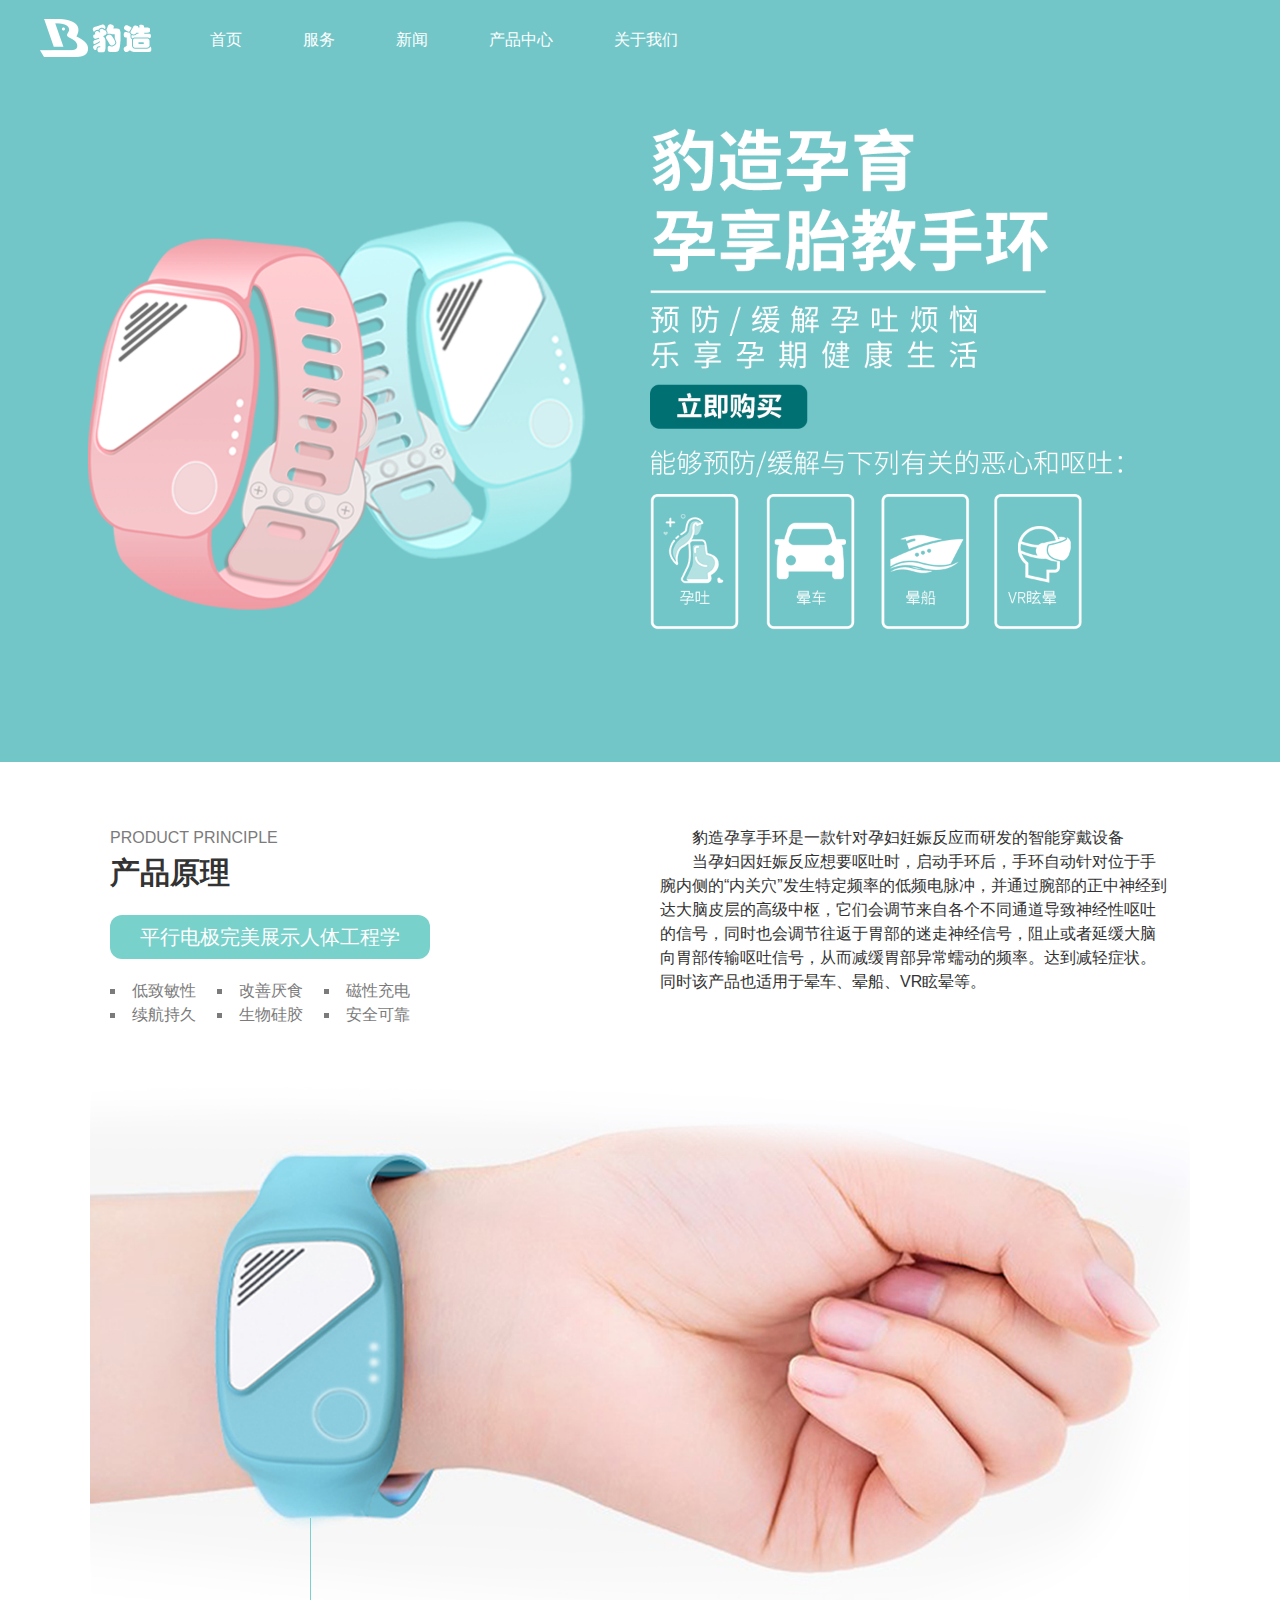
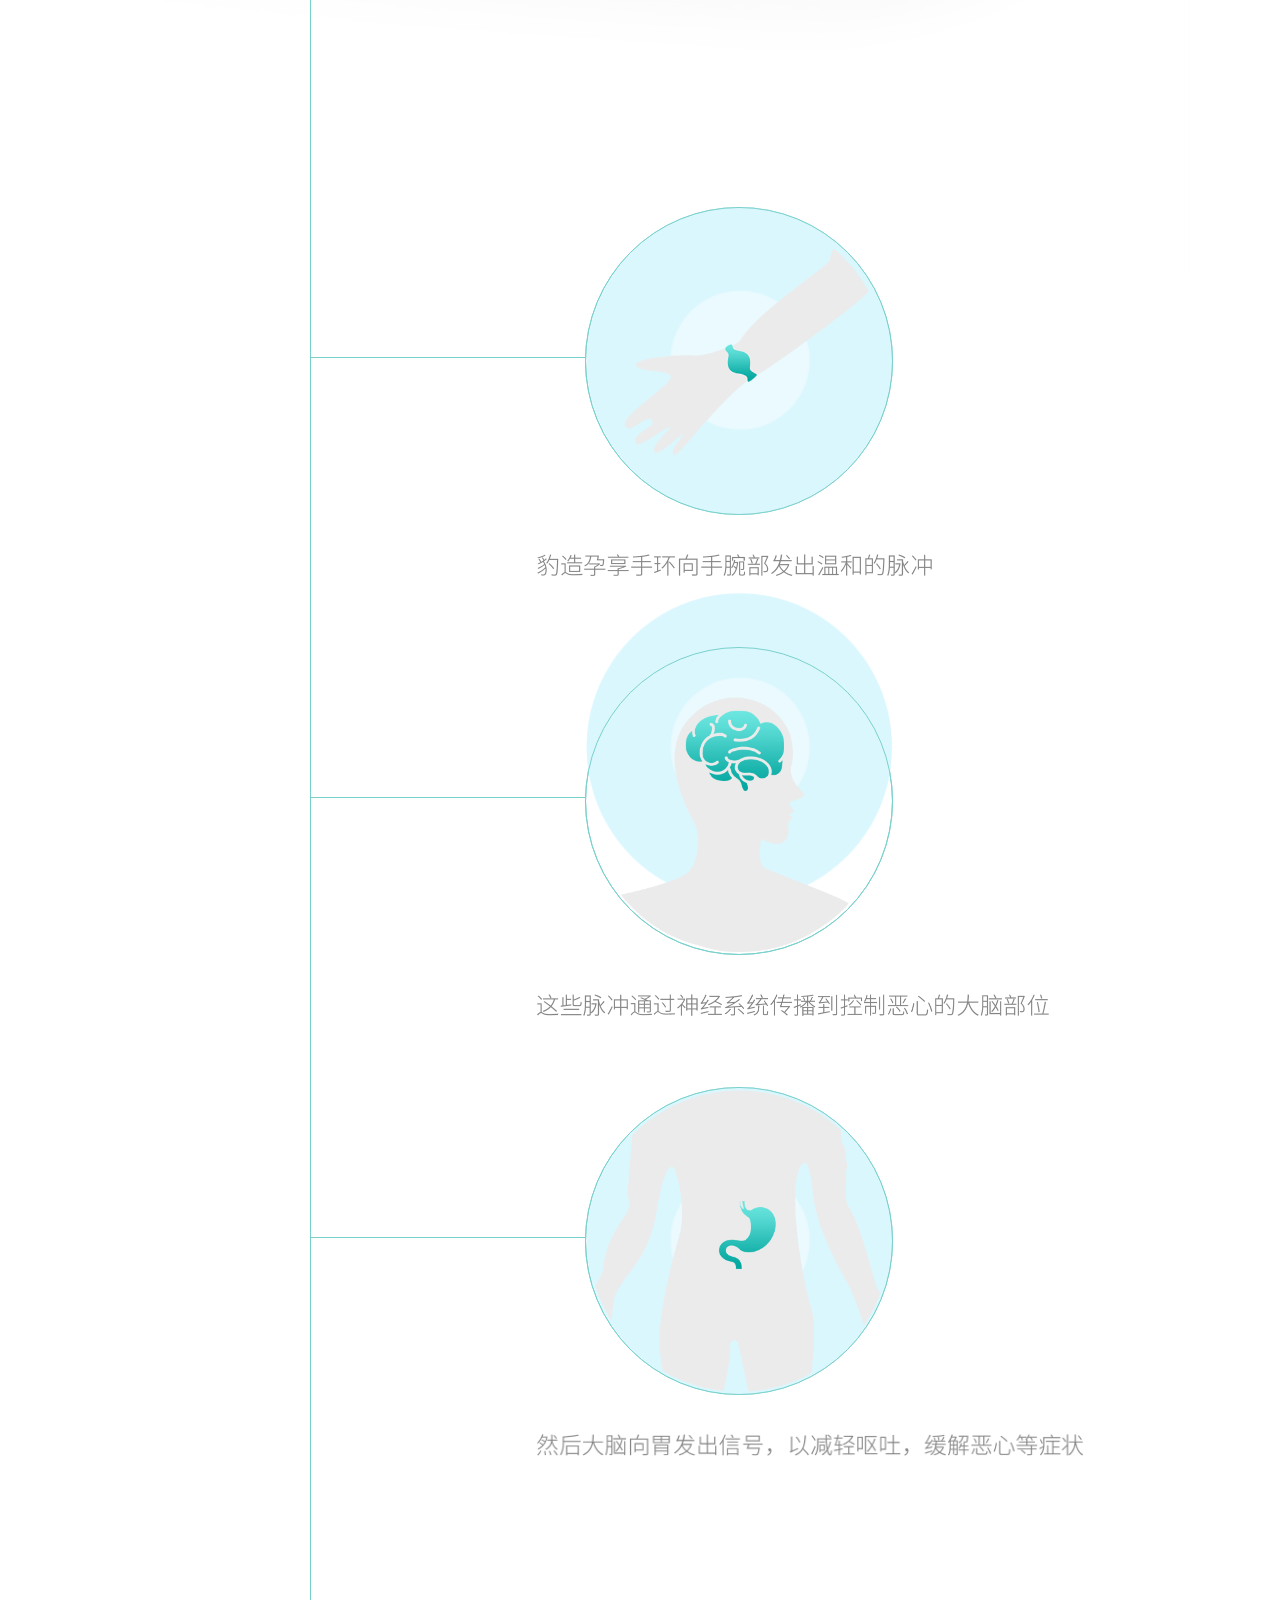
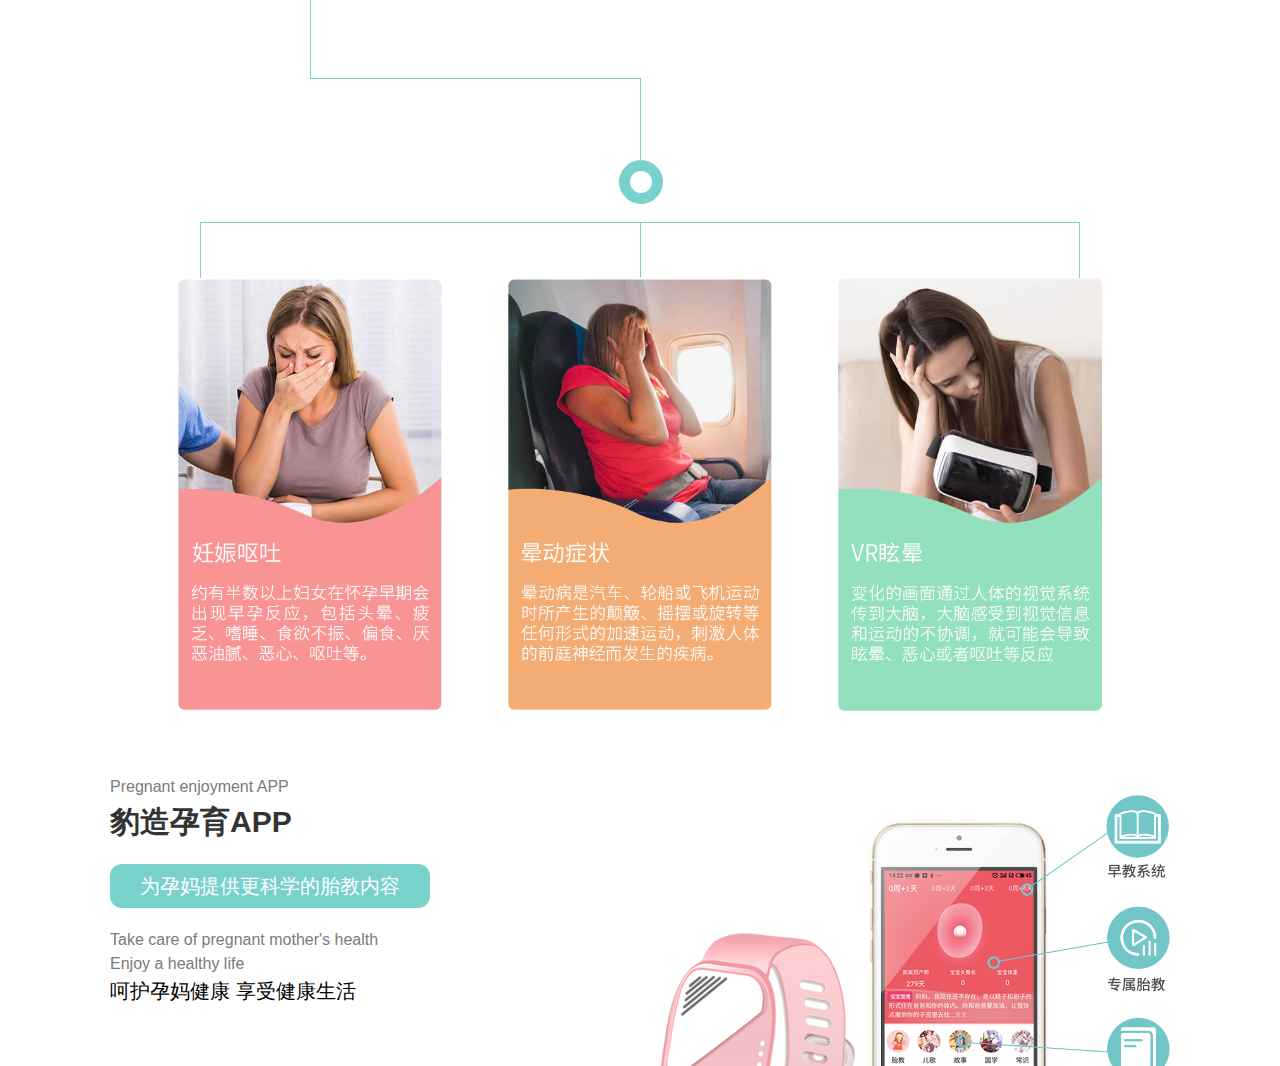
<file: product.html>
<!DOCTYPE html>
<html>

<head>
  <meta charset="UTF-8" />
  <meta name="viewport"
    content="width=device-width, initial-scale=1.0, minimum-scale=1.0, maximum-scale=1.0, user-scalable=0">
  <meta http-equiv="X-UA-Compatible" content="ie=edge">
  <title>豹造孕享</title>
  <meta name="keywords" content="豹造孕育,孕享胎教手环,预防/缓解孕吐烦恼,乐享孕期健康生活" />
  <meta name="description" content="豹造孕育,孕享胎教手环,预防/缓解孕吐烦恼,乐享孕期健康生活" />
  <link rel="shortcut icon" href="./favicon.png" type="image/x-icon" />
  <script type="text/javascript" src="./static/js/jquery-1.8.3.min.js"></script>
  <!-- <script type="text/javascript" src="./static/layer/layer.js"></script> -->
  <link rel="stylesheet" type="text/css" href="./static/font-awesome-4.7.0/css/font-awesome.min.css">
  <link rel="stylesheet" type="text/css" href="./static/css/style.css">
  <link rel="stylesheet" type="text/css" href="./static/css/productLine.css">
</head>
<style type="text/css" media="screen">
  .header .nav ul a,
  .header .lang {
    color: #fff;
  }

  .menu .header .lang {
    color: #000;
  }

  .menu .menu-toggle span {
    background-color: #000 !important;
  }

  /* 顶部背景按钮 */

  .titleBtn {
    background-color: #79d1cb;
  }

  .titleBtnActive {
    background-color: #0ba399;
  }

  .btnBG {
    position: absolute;
    top: 29vw;
    left: 50vw;
    width: 13vw;
    height: 4.5vw;
    cursor: pointer;
  }

  
  .downBg {
    width: 100%;
    min-height: 20px;
    position: relative;
  }

  .downBg img {
    position: absolute;
    top: 20px;
    right: 0;
    width: 100%;
    height: auto;
    padding-bottom: 100px;
  }

  .downLi {
    overflow: visible !important;
  }
</style>

<body>
  <div class="main">
    <header class="header">
      <!-- <div class="pr"> -->
      <div class="nav-box">
        <div class="menu-toggle">
          <span></span>
          <span></span>
          <span></span>
        </div>
        <section class="logo-wrap">
          <h1><a href="./index.html"><img data-color="" class="logo" alt="豹造孕享" src="./static/img/logo-black.png"></a>
          </h1>
        </section>
        <section class="nav">
          <ul class="clearfix">
            <li><a href="./index.html">首页</a></li>
            <li><a href="./service.html">服务</a></li>
            <li><a href="./news.html">新闻</a></li>
            <li><a href="./product.html">产品中心</a></li>
            <li><a href="./about.html">关于我们</a></li>
          </ul>
        </section>

      </div>
    </header><!-- /header -->
    <section class="secondBanner bannerTitle">
      <picture class="relative overflow">
        <div class="relative overflow">
          <source media="(max-width: 768px)" srcset="./static/img/product/productBG.png">
          <img width="100%" src="./static/img/product/productBG.png" alt="Planets">
          <!-- 给图片加点击 -->
          <div class="btnBG" onclick="btnFun()"></div>
        </div>
      </picture>
    </section>
    <section class="max-box">
      <div class="max-con">
        <section class="productPrinciple home-show">
          <div class="col-md-6 col-xs-12 pLi">
            <ul class="list overflow">
              <li>PRODUCT PRINCIPLE</li>
              <li>产品原理</li>
              <li>平行电极完美展示人体工程学</li>
              <li>
                <ul class="overflow">
                  <li>低致敏性</li>
                  <li>改善厌食</li>
                  <li>磁性充电</li>
                </ul>
                <ul>
                  <li>续航持久</li>
                  <li>生物硅胶</li>
                  <li>安全可靠</li>
                </ul>
              </li>
            </ul>
          </div>
          <div class="col-md-6 col-xs-12 pLi">
            <div>
              <p class="txtIndent">豹造孕享手环是一款针对孕妇妊娠反应而研发的智能穿戴设备</p>
              <p class="txtIndent">
                当孕妇因妊娠反应想要呕吐时，启动手环后，手环自动针对位于手腕内侧的“内关穴”发生特定频率的低频电脉冲，并通过腕部的正中神经到达大脑皮层的高级中枢，它们会调节来自各个不同通道导致神经性呕吐的信号，同时也会调节往返于胃部的迷走神经信号，阻止或者延缓大脑向胃部传输呕吐信号，从而减缓胃部异常蠕动的频率。达到减轻症状。同时该产品也适用于晕车、晕船、VR眩晕等。
              </p>
            </div>

          </div>
        </section>
        <section>
          <img src="./static/img/product/wear.png" alt="" class="widthAll">
          <ul class="pLine widthAll">
            <li>
              <img class="img" src="./static/img/product/pic_1.png" alt="">
              <img class="txt" src="./static/img/product/pic_txt_1.png" alt="">
              <div class="img imgInd">
                <div class="san">
                  <img class="img1" src="./static/img/product/san1.png" alt="">
                  <img class="img2" src="./static/img/product/san2.png" alt="">
                </div>
              </div>
            </li>
            <li>
              <img class="img" src="./static/img/product/pic_2.png" alt="">
              <img class="txt" src="./static/img/product/pic_txt_2.png" alt="">
              <div class="img imgInd">
                <div class="san san1">
                  <img class="img1" src="./static/img/product/san1.png" alt="">
                  <img class="img2" src="./static/img/product/san2.png" alt="">
                </div>
              </div>
            </li>
            <li>
              <img class="img" src="./static/img/product/pic_3.png" alt="">
              <img class="txt" src="./static/img/product/pic_txt_3.png" alt="">
              <div class="img imgInd">
                <div class="san">
                  <img class="img1" src="./static/img/product/san1.png" alt="">
                  <img class="img2" src="./static/img/product/san2.png" alt="">
                </div>
              </div>
            </li>
            <li class="bNone">

            </li>
            <li class="last">
              <div>
                <div></div>
              </div>
            </li>
          </ul>
          <div class="rowDl">
            <div class="cLine"></div>
            <div class="dl">
              <div class="dt"></div>
              <div class="dt"></div>
            </div>
          </div>
          <div class="rowPic">
            <div><img src="./static/img/product/bottom_1.png" alt=""></div>
            <div><img src="./static/img/product/bottom_2.png" alt=""></div>
            <div><img src="./static/img/product/bottom_3.png" alt=""></div>
          </div>
        </section>

        <section class="productPrinciple home-show">
          <div class="col-md-6 col-xs-12 pLi">
            <ul class="list overflow">
              <li>Pregnant enjoyment APP</li>
              <li>豹造孕育APP</li>
              <li>为孕妈提供更科学的胎教内容</li>
              <li class="pTake">
                <p>Take care of pregnant mother's health</p>
                <p>Enjoy a healthy life</p>
              </li>
              <li class="pHe">
                呵护孕妈健康 享受健康生活
              </li>
            </ul>
          </div>
          <div class="col-md-6 col-xs-12 pLi downLi">
            <div class="downBg">
              <img src="./static/img/product/downBg.png" alt="">
            </div>

          </div>

        </section>
      </div>
    </section>

    <script type="text/javascript" src="./static/js/base.js"></script>
  </div>
  <script type="text/javascript">
    $(".logo").attr('src', 'static/img/logo-white.png');
    $(".logo").attr('data-color', 'black');

    function btnFun() {
      alert('敬请期待')
    }
  </script>
</body>

</html>
</file>
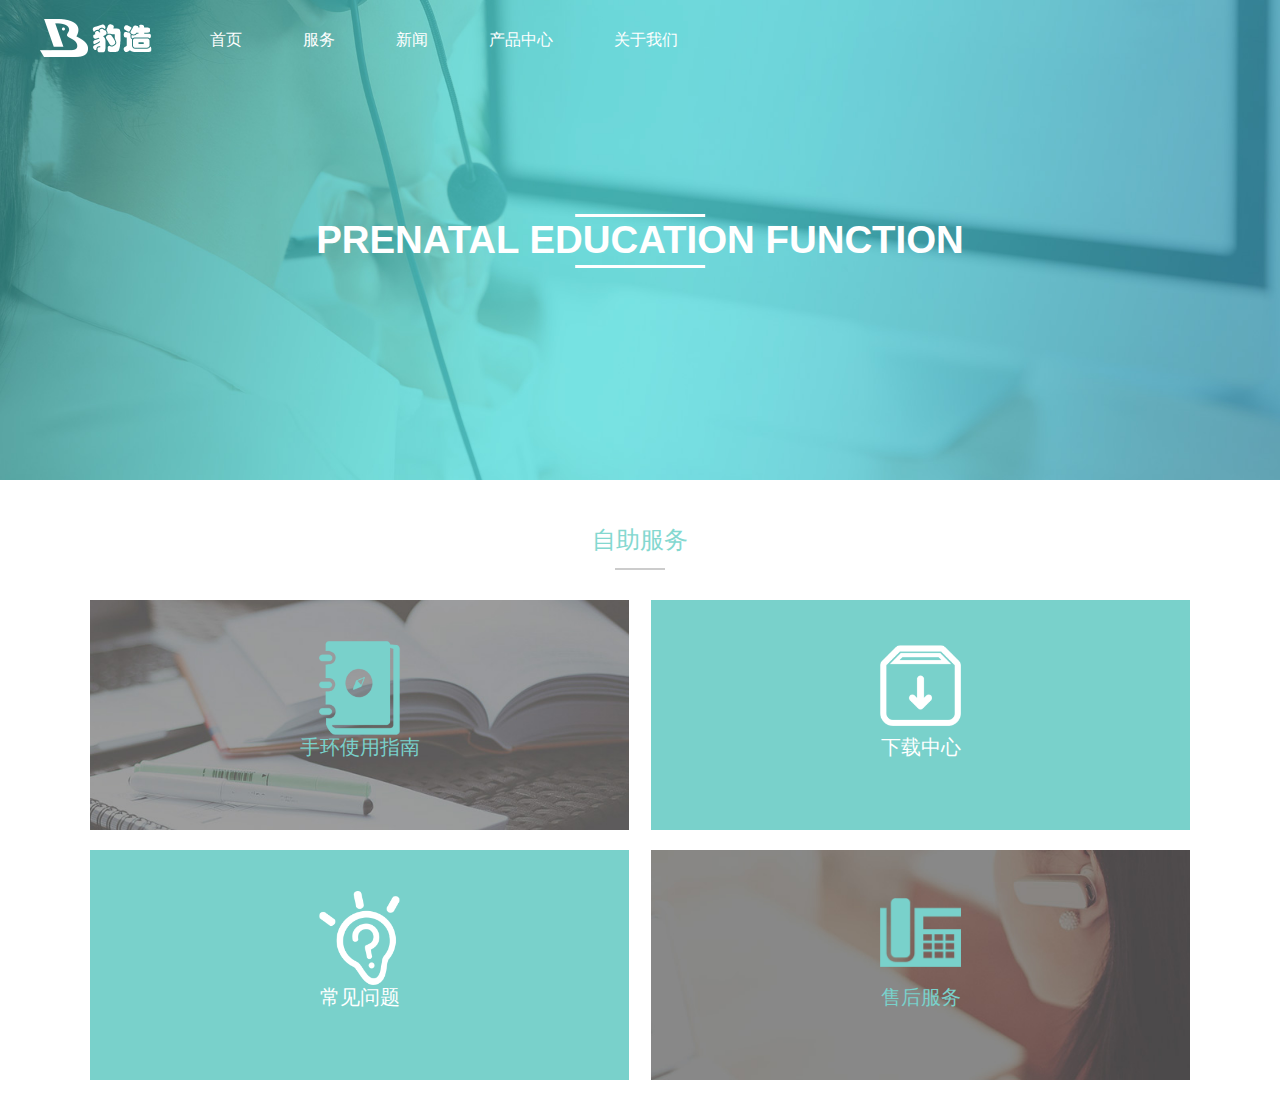
<file: service.html>
<!DOCTYPE html>
<html>

<head>
    <meta charset="UTF-8" />
    <meta name="viewport"
        content="width=device-width, initial-scale=1.0, minimum-scale=1.0, maximum-scale=1.0, user-scalable=0">
    <meta http-equiv="X-UA-Compatible" content="ie=edge">
    <title>豹造孕享</title>
    <meta name="keywords" content="豹造孕育,孕享胎教手环,预防/缓解孕吐烦恼,乐享孕期健康生活" />
    <meta name="description" content="豹造孕育,孕享胎教手环,预防/缓解孕吐烦恼,乐享孕期健康生活" />
    <link rel="shortcut icon" href="./favicon.png" type="image/x-icon" />
    <script type="text/javascript" src="./static/js/jquery-1.8.3.min.js"></script>
    <!-- <script src="./static/layui/layui.js"></script> -->
    <!-- <link rel="stylesheet" href="./static/layui/css/layui.css"> -->
    <link rel="stylesheet" type="text/css" href="./static/font-awesome-4.7.0/css/font-awesome.min.css">
    <link rel="stylesheet" type="text/css" href="./static/css/style.css">
</head>
<style type="text/css" media="screen">
    .header .nav ul a,
    .header .lang {
        color: #fff;
    }

    .menu .header .lang {
        color: #000;
    }

    .menu .menu-toggle span {
        background-color: #000 !important;
    }

    .box.a {
        top: 0;
        left: 0;
    }

    .box.b {
        top: 0;
        right: 0;
    }

    .box.c {
        top: 50%;
        left: 0;
    }

    .box.d {
        top: 50%;
        right: 0;
    }

    /* hy */
    .serviceBGTXT {
        position: absolute;
        top: 50%;
        left: 50%;
        transform: translate(-50%, -50%);
        color: white;
        font-weight: 900;
        font-size: 3vw;

        white-space: nowrap;
        text-overflow: ellipsis;
    }

    .c-wrap li {
        position: relative;
    }

    .c-wrap li img {
        width: 100%;
    }

    .c-wrap li .imgTxt {
        position: absolute;
        top: 3%;
        left: 26%;
        right: .6%;
        bottom: 3%;
    }

    .c-wrap li .imgTxt .scale {
        position: absolute;
        top: 0;
        left: -50%;
        right: 0;
        bottom: 0;
        transform: scale(.5);
        margin: auto;
        width: 200%;
        height: 200%;
        /* background-color: red; */
        font-size: 1rem;
        line-height: 1.5rem;
        padding: 1.2rem 2rem;
        box-sizing: border-box;
    }

    .c-wrap li .imgTxt .scale p:first-child {
        font-size: 1.4rem;
        line-height: 2.1rem;
    }

    .cWhite {
        color: white !important;
    }

    .zlTxt {
        font-size: 16px !important;
    }

    .QR {
        display: block;
        width: 100%;
        height: 200px;
        margin-top: 30px;
        position: relative;
    }

    .QR img {
        height: 100%;
        position: absolute;
        left: 50%;
        transform: translateX(-50%);
    }

    .pB {
        margin-bottom: 50px !important;
    }

    .txtQR {
        font-size: 14px;
        margin-top: 30px;
    }
</style>
</head>

<body>
    <div class="main">
        <header class="header">
            <!-- <div class="pr"> -->
            <div class="nav-box">
                <div class="menu-toggle">
                    <span></span>
                    <span></span>
                    <span></span>
                </div>
                <section class="logo-wrap">
                    <h1><a href="./index.html"><img data-color="" class="logo" alt="豹造孕享"
                                src="./static/img/logo-black.png"></a></h1>
                </section>
                <section class="nav">
                    <ul class="clearfix">
                        <li><a href="./index.html">首页</a></li>
                        <li><a href="./service.html">服务</a></li>
                        <li><a href="./news.html">新闻</a></li>
                        <li><a href="./product.html">产品中心</a></li>
                        <li><a href="./about.html">关于我们</a></li>
                    </ul>
                </section>
            </div>

        </header>
        <section class="service-banner bannerTitle">
            <picture>
                <source media="(max-width: 768px)" srcset="./static/img/service/serviceBG.jpg">
                <img width="100%" src="./static/img/service/serviceBG.jpg" alt="uploads/">
                <div class="serviceBGTXT">PRENATAL EDUCATION FUNCTION</div>
            </picture>
        </section>
        <section class="server-wrap">
            <div class="container">
                <h2>自助服务</h2>
                <div class="relative widthAll minHeight">
                    <div class="flow-list clearfix abCenter">
                        <div class="box a">
                            <div class="pr">
                                <p>手环使用指南</p>
                            </div>
                            <div class="content-wrap guide">
                                <h3 class="cWhite zlTxt">——— 豹造孕享手环使用指南 ———</h3>
                                <div class="c-wrap">
                                    <ul>
                                        <li>
                                            <img src="./static/img/service/step_1.png">
                                            <div class="imgTxt">
                                                <div class="scale">
                                                    <p>1.使用手机下载安装豹造孕育app</p>
                                                    <p>扫描二维码直接下载，</p>
                                                    <p>或者在应用市场/App Store搜索“豹造孕育”，</p>
                                                    <p>下载安装豹造孕育app(以下简称app)。</p>
                                                </div>
                                            </div>
                                        </li>
                                        <li>
                                            <img src="./static/img/service/step_2.png">
                                            <div class="imgTxt">
                                                <div class="scale">
                                                    <p>2.佩戴</p>
                                                    <p>把豹造孕享手环的接触板（两个金属电极）放在手腕内侧褶皱下两指处，</p>
                                                    <p>位于两个前臂肌腱之间（手腕部的正中神经），根据适合自己的松紧度系上表带。</p>
                                                </div>
                                            </div>
                                        </li>
                                        <li>
                                            <img src="./static/img/service/step_3.png">
                                            <div class="imgTxt">
                                                <div class="scale">
                                                    <p>3.开机</p>
                                                    <p>长按设备控制键3秒，档位灯同时闪烁直至熄灭，设备开机。</p>
                                                </div>
                                            </div>
                                        </li>
                                        <li>
                                            <img src="./static/img/service/step_4.png">

                                            <div class="imgTxt">
                                                <div class="scale">
                                                    <p>4.产品激活（连接手环和手机）</p>
                                                    <p>打开豹造孕育APP,</p>
                                                    <p>依次点击我的-设备连接-选择并配对蓝牙设备，完成产品激活。</p>
                                                </div>
                                            </div>
                                        </li>
                                    </ul>
                                </div>
                                <h3 class="cWhite zlTxt">——— 豹造孕享手环功能说明 ———</h3>
                                <div class="c-wrap">
                                    <ul>
                                        <li>
                                            <img src="./static/img/service/group_1.png">
                                        </li>
                                        <li>
                                            <img src="./static/img/service/group_2.png">
                                        </li>
                                    </ul>
                                </div>
                                <h3 class="cWhite zlTxt">——— 注意事项 ———</h3>
                                <div class="c-wrap">
                                    <ul>
                                        <li>
                                            <img src="./static/img/service/warn.png">
                                        </li>
                                        <li>
                                            <p>1．使用设备前，请确保手部佩戴部位皮肤处于干燥状态，该产品无需涂抹导电液。</p>
                                            <p>2．体内装有电子起搏器或者其他电子装置的禁止使用本产品。</p>
                                            <p>3．个人体质不同，所处环境不同，设备的导电性可能会有差异，影响到产品的效果。一般可以通过提升档位、适当系紧表带改善效果。</p>
                                            <p>4．使用本产品时手腕会有轻微的麻刺感，这是正常反应。偶尔有用户反应在电极处会有瘙痒感或过敏，用户可以换到另侧手腕。通常瘙痒和过敏在24小时内会消失。
                                            </p>
                                            <p>5．本产品可以正常使用的温度环境是-10℃--50℃.应远离高温或明火。</p>
                                            <p>6．为延长使用寿命，充电完成后应拔掉电源插头。</p>
                                            <p>7．产品在使用过程中可能会产生一定的电磁干扰，如发现对其他精密生命监护仪器的干扰，请立即停止使用。</p>
                                            <p>8．废电池请妥善处理，切勿随意丢弃，污染环境及水源。</p>
                                            <p>9．产品报废时，请按照一般电子产品报废的规定处理。</p>
                                            <p>10．本产品不可与高频手术设备同时连接到一个患者，在刺激器电极处可能引起烧伤并可能损坏设备。</p>
                                            <p>11．使用设备时，不可靠近短波或微波治疗设备（距离：1m），可能引起刺激器的输出不稳定。</p>
                                            <p>12．请勿靠近胸部使用电极，可能引起心脏纤颤的危险。</p>
                                        </li>
                                    </ul>
                                </div>
                            </div>
                        </div>
                        <div class="box b">
                            <div class="pr">
                                <p>下载中心</p>
                            </div>
                            <div class="content-wrap down">
                                <div class="c-wrap clearfix">
                                    <div class="table-wrap">
                                        <div class="down-list">

                                            <a class="QR" href="javascript:;">
                                                <img src="./static/img/service/QR.png" alt="">
                                            </a>
                                            <p class="txtQR cWhite">
                                                <<豹造孕育APP-扫码下载>>
                                            </p>
                                        </div>

                                    </div>
                                </div>
                            </div>
                        </div>
                        <div class="box c">
                            <div class="pr">
                                <p>常见问题</p>
                            </div>
                            <div class="content-wrap problem">
                                <div class="c-wrap pB">
                                    <dl>
                                        <dt>1.豹造孕享手环是什么？<span class="fr">+</span></dt>
                                        <dd class="txtIndent">
                                            豹造孕享手环是针对孕妇妊娠反应而研发的智能穿戴设备，它是一款佩戴在手腕上的时尚手环，能有效预防和缓解孕妇呕吐、恶心和厌食症状。</dd>
                                    </dl>
                                    <dl>
                                        <dt>2.怎么预防和缓解孕吐呢（原理）？<span class="fr">+</span></dt>
                                        <dd class="txtIndent">
                                            当孕妇因妊娠反应想要呕吐时，启动手环后，手环自动针对位于手腕内侧的“内关穴”发生特定频率的低频电脉冲，并通过腕部的正中神经到达大脑皮层的高级中枢，它们会调节来自各个不同通道导致神经性呕吐的信号，同时也会调节往返于胃部的迷走神经信号，阻止或者延缓大脑向胃部传输呕吐信号，从而减缓胃部异常蠕动的频率。达到减轻症状。同时该产品也适用于晕车、晕船、VR眩晕等。
                                        </dd>
                                    </dl>
                                    <dl>
                                        <dt>3.有没有效果？<span class="fr">+</span></dt>
                                        <dd class="txtIndent">
                                            刺激内关穴抑制孕吐的方法是经过临床试验的，对孕妈是能够起到不同程度的缓解作用。在国外已经有十几年的应用，相关文献也有很多，相同方法的产品在国内的一些大医院也开始使用。
                                        </dd>
                                    </dl>
                                    <dl>
                                        <dt>4.产品如何使用？<span class="fr">+</span></dt>
                                        <dd class="txtIndent">
                                            <p class="txtIndent">a.当感觉到眩晕或恶心时即可佩带并开启设备，当感觉恢复正常时可以关闭设备。</p>
                                            <p class="txtIndent">b.针对有规律的妊娠反应可提前半小时至一小时佩带并开启设备。</p>
                                        </dd>
                                    </dl>
                                    <dl>
                                        <dt>5.产品的使用禁忌有哪些？<span class="fr">+</span></dt>
                                        <dd class="txtIndent">
                                            <p class="txtIndent">a.对金属接触过敏性体质者忌用。</p>
                                            <p class="txtIndent">b.佩带心脏起搏器、体内血糖仪或人工耳蜗等植入性或外用医疗器械禁用。 </p>
                                            <p class="txtIndent">c.佩带部位皮肤破损者慎用。</p>
                                            <p class="txtIndent">d.癫痫病患者慎用。 </p>
                                            <p class="txtIndent">e.各种出血性疾病出血期者。</p>
                                            <p class="txtIndent">f.医生禁止的其他病症患者。</p>
                                        </dd>
                                    </dl>
                                </div>
                            </div>
                        </div>
                        <div class="box d">
                            <div class="pr">
                                <p>售后服务</p>
                            </div>
                            <div class="content-wrap service">
                                <div class="c-wrap">
                                    <h3> 售 后 及 保 修 政 策</h3>
                                    <p>尊敬的客户：</p>
                                    <p class="txtIndent">感谢您使用我公司的豹造系列产品！</p>
                                    <p class="txtIndent">为保证购买者的权益，豹造支持7天内无理由退货，一年内保修。</p>

                                    <p>第一条总则</p>
                                    <p class="txtIndent">客户在签收产品之后，符合下列条件的产品可以退换货：</p>
                                    <p>1、7天无理由退换货，产品完好的，可向豹造发起7天无理由退货或换货申请；</p>
                                    <p>2、产品质量问题，无法正常使用；</p>
                                    <p>3、因快递物流原因，造成产品损坏，无法正常使用。</p>

                                    <p>第二条 退换货说明</p>
                                    <p>1、7天无理由退货说明</p>
                                    <p class="txtIndent">
                                        客户因个人喜好或后悔购买等主观原因退回的产品，应当完好。产品完好指产品能够保持原有品质、功能，包括产品本身、包装、配件及附带的产品合格证、使用说明书等齐全，不影响产品二次销售。客户基于查验需要而打开产品包装，或者为确认产品的品质、功能而进行合理、适当的试用不影响产品的完好。
                                    </p>
                                    <p class="txtIndent">对超出查验和试用需要而使用产品，导致产品产生明显的价值贬损，如产品磨损，缺少配件，控制器无法正常开机等，视为产品不完好</p>

                                    <p>2、质量问题换货说明</p>
                                    <p>1）如在使用过程中对产品部分材质或配件感到过敏或不适，退货需要提供照片或医院相关证明，明确认定过敏与使用产品有直接关系。</p>
                                    <p>2）如出现产品发生性能故障，相关功能无法正常使用等问题，请提供相应照片或视频，以便售后处理。
                                        质量问题换货的期限为15天，自客户签收产品或购买后的次日零时开始起算，满336小时为15天。</p>

                                    <p>3、产品损坏退货说明</p>
                                    <p class="txtIndent">
                                        客户若当面签收产品，在未开箱情况下，如外包装出现明显破损、挤压，且产品外露，摇动有响声等，可当场拒签，并告知豹造售后。
                                    </p>
                                    <p class="txtIndent">若拆箱后发现产品破损，请在24小时内联系豹造售后，提供相应照片等证明，以便完成退换货。</p>

                                    <p>第三条 退货费用</p>
                                    <p class="txtIndent">
                                        客户进行7天无理由退换货产品时，仅承担退回邮费；若因产品质量原因影响正常使用，或产品破损导致的退货，由豹造承担退回费用。
                                    </p>

                                    <p>第四条退款方式</p>
                                    <p class="txtIndent">客户退货申请受理之后，消费金额将退回支付时使用的账户。</p>

                                    <p>第五条 退货流程</p>
                                    <p>1、申请退货：联系客服或拨打电话19112769635，提出申请；</p>
                                    <p>2、售后审核：豹造售后对退货理由、图片凭证、购物凭证等进行审核；</p>
                                    <p>3、退回产品：审核通过后，根据售后提供的退货地址退回产品；</p>
                                    <p> 4、售后复核：签收产品，进行问题确认后，同意退货申请；</p>
                                    <p>5、退款完成：退款款项退至客户的原支付账户。</p>

                                    <p>第六条 维修服务</p>
                                    <p class="txtIndent"> 豹造为客户提供一年内免费保修服务。</p>
                                    <p class="txtIndent">
                                        在产品正常使用，无人为原因损坏的情况下，自签收次日零时起，豹造提供一年内保修服务。如遇产品问题，客户联系豹造售后，提供相应情况说明及证明，在售后提供地址后退回维修。
                                    </p>

                                    <p>第七条不予退换货的情况</p>
                                    <p class="txtIndent">若出现以下情况，则豹造不予退换货</p>
                                    <p>1、自签收日起，超过7天，不予办理无理由退换货；</p>
                                    <p>2、自签收日起，超过15天，不予办理质量问题换货；</p>
                                    <p>3、自签收时间满24小时，不予办理破损退换货；</p>
                                    <p>4、无法提供购物凭证，或查询不到购物记录，不予退换货；</p>
                                    <p>5、因意外因素或人为原因（包括主观/非主观原因如浸水、震裂、摔坏、自行修改尺寸，过度折叠，高处跌落等）导致故障或损坏，不予退换货；</p>
                                    <p>6、商品的外包装、附件、赠品、说明书不完整，发票缺失或涂改，不予退换货；</p>
                                    <p>7、因不可抗力（如地震、火灾、雷击、电压不稳等）原因造成的故障或损坏，不予退换货；</p>
                                    <p> 8、未经授权的维修、改动，破坏、涂改强制性产品认证标志、指示标贴、机器序列号等等不予退换货；</p>
                                    <p>9、超过退货期限的产品，不予退换货。</p>
                                    <p>（ 注：所呈现产品相关图片、信息、颜色仅供参考，所有产品以实物为准。）</p>

                                    <p>温馨提示：</p>
                                    <p>1、如需产品退换货，请联系豹造售后，提供相关情况说明，在售后提供退回地址后寄回产品，请勿在未告知的情况下，直接退货；</p>
                                    <p>2、若有赠品，退货时，请将赠品随产品一同寄回，若赠品损坏或遗失，则在退款中扣除赠品金额；</p>
                                    <p>3、退货时请先垫付退回费用，快递费将随产品退款一同退至原支付账户，请勿使用快递到付；</p>
                                    <p>4、豹造售后联系方式：各平台客服，微信公众号“豹小贝”或拨打热线19112769635。</p>
                                    <br>
                                    <br>
                                    <br>
                                </div>
                            </div>
                        </div>
                    </div>
                </div>

            </div>
        </section>
        <!-- <footer id="footer">
    <div class="container">
       <div class="content-box clearfix">
          <ul class="clearfix nav fl">
              <li>
                   <dd class="dt">关于我们 <i class="fa fa-sort-desc"></i></dd>
                   <dd><a href="/category-9.html">关于豹造</a></dd>
                   <dd><a href="/category-9.html#1">品牌故事</a></dd>
              </li>
              <li>
                   <dd class="dt">在线商城 <i class="fa fa-sort-desc"></i></dd>
                   <dd><a href="https://ruoshui.tmall.com/" target="_blank" rel="nofollow">天猫商城</a></dd>
                   <dd><a href="https://mall.jd.com/index-838855.html" target="_blank" rel="nofollow">京东商城</a></dd>
                   <dd><a href="show.php" target="_blank" rel="nofollow">亚马逊</a></dd>
               </li>
               <li>
                   <dd class="dt">石墨烯产品 <i class="fa fa-sort-desc"></i></dd>
                   <dd><a href="/category-2.html">轻颜嫩肤仪</a></dd>
                   <dd><a href="/category-3.html">轻颜眼周仪</a></dd>
              </li>
              <li>
                   <dd class="dt">新闻资讯 <i class="fa fa-sort-desc"></i></dd>
                   <dd><a href="/category-7.html">公司新闻</a></dd>
                   <dd><a href="/category-8.html">产品快讯</a></dd>
              </li>

              <li>
                   <dd class="dt">联系方式 <i class="fa fa-sort-desc"></i></dd>
                   <dd><a href="mailto:Moxi@moxigroup.com">Moxi@moxigroup.com</a></dd>
              </li>
              <li>
                   <dd class="dt">友情链接 <i class="fa fa-sort-desc"></i></dd>
                   <dd><a target="_blank" href="http://www.cqmxi.com">http://www.cqmxi.com</a></dd>
                   <dd><a target="_blank" href="http://www.deluxe-family.com">http://www.deluxe-family.com</a></dd>
              </li>
          </ul>
            <div class="fr contact">
              <ul class="clearfix">
                  <li>
                     <span>热线电话</span>&nbsp;<p>023-68050637</p>
                  </li>
              </ul>
            </div>
        </div>
       <div class="copyright-box clearfix">
        <p>©2018 rossui. All rights reserved. 备案号：<a href="http://www.beian.miit.gov.cn" style="color: #868686;">渝ICP备13002694号-2</a> <a href="sitemap.xml" target="_blank" style="color: #868686;">网站地图</a></p>
        <div class="flowme">
           <strong>关注我们：</strong>
           <a class="sina" target="_blank" href="http://sina.lt/f8d8"></a>
           <a class="wechat" href="javascript:;"><img class="wx" src="./static/img/service/wx.jpg" alt="豹造微信公众号"></a>
        </div>
       </div>
    </div>
</footer> -->
        <!-- <script type="text/javascript">var cnzz_protocol = (("https:" == document.location.protocol) ? "https://" : "http://");document.write(unescape("%3Cspan id='cnzz_stat_icon_1277697045'%3E%3C/span%3E%3Cscript src='" + cnzz_protocol + "s23.cnzz.com/z_stat.php%3Fid%3D1277697045%26show%3Dpic1' type='text/javascript'%3E%3C/script%3E"));</script> -->
        <script type="text/javascript" src="./static/js/base.js"></script>
        <script>
            // (function () {
            //     var bp = document.createElement('script');
            //     var curProtocol = window.location.protocol.split(':')[0];
            //     if (curProtocol === 'https') {
            //         bp.src = 'https://zz.bdstatic.com/linksubmit/push.js';
            //     } else {
            //         bp.src = 'http://push.zhanzhang.baidu.com/push.js';
            //     }
            //     var s = document.getElementsByTagName("script")[0];
            //     s.parentNode.insertBefore(bp, s);
            // })();
        </script>


    </div>
    <script type="text/javascript">
        $(".logo").attr('src', 'static/img/logo-white.png');
        var a = ".box.a",
            b = ".box.b",
            c = ".box.c",
            d = ".box.d",
            b_w = $('.flow-list').width();

        $(a).click(function (event) {
            if ($(this).width() != b_w) {
                $(this).addClass('on').siblings('.box').removeClass('on');
                $(this).find('.content-wrap').fadeIn().parent('.box').siblings('.box').find('.content-wrap')
                    .fadeOut();
                $(this).css('zIndex', 6);
                $(this).stop().animate({
                    width: "100%",
                    height: "350px",
                    top: "240px",
                    left: 0
                }, function () {
                    var _top = $(".box.a").height() + $(".flow-list").width() * 0.005;
                    $(".box.b").css({
                        width: "33%",
                        left: 0,
                        top: 0
                    });
                    $(".box").stop().animate({
                        width: "33%",
                        left: "33.5%",
                        top: 0
                    })
                    $(".box.d").stop().animate({
                        width: "33%",
                        right: 0,
                        top: 0
                    })
                    $(".box.b,.box.c,.box.d").css({
                        height: '230px',
                        zIndex: 1
                    });
                    $(".box.d").css({
                        left: 'unset'
                    });
                    $(".server-wrap .container").css({
                        height: $(this).find('.content-wrap').height() + 120 + 300
                    });
                });

            }
        });

        $(b).click(function (event) {
            if ($(this).width() != b_w) {
                $(this).addClass('on').siblings('.box').removeClass('on');
                $(this).find('.content-wrap').fadeIn().parent('.box').siblings('.box').find('.content-wrap')
                    .fadeOut();
                $(this).css({
                    'zIndex': 6
                });
                $(this).stop().animate({
                    width: "100%",
                    height: "350px",
                    top: "240px",
                    left: 0
                }, function () {
                    var _top = $(".box.b").height() + $(".flow-list").width() * 0.005;
                    $(".box.a").css({
                        width: "33%",
                        left: 0,
                        top: 0
                    });
                    $(".box.c").stop().animate({
                        width: "33%",
                        left: "33.5%",
                        top: 0
                    }, 100)
                    $(".box.d").stop().animate({
                        width: "33%",
                        right: 0,
                        top: 0
                    }, 100)
                    $(".box.a,.box.c,.box.d").css({
                        height: '230px',
                        zIndex: 1
                    });
                    $(".box.d").css({
                        left: 'unset'
                    });
                    $(".server-wrap .container").css({
                        height: $(this).find('.content-wrap').height() + 120 + 300
                    });
                });
            }
        });
        $(c).click(function (event) {
            if ($(this).width() != b_w) {
                $(this).addClass('on').siblings('.box').removeClass('on');
                $(this).find('.content-wrap').fadeIn().parent('.box').siblings('.box').find('.content-wrap')
                    .fadeOut();
                $(this).css({
                    'zIndex': 6
                });

                $(this).stop().animate({
                    width: "100%",
                    height: "auto",
                    top: "240px",
                    left: 0
                }, function () {
                    var _top = $(".box.b").height() + $(".flow-list").width() * 0.005;
                    $(".box.a").css({
                        width: "33%",
                        left: 0,
                        top: 0
                    });
                    $(".box.b").stop().animate({
                        width: "33%",
                        left: "33.5%",
                        top: 0
                    }, 100)
                    $(".box.d").stop().animate({
                        width: "33%",
                        right: 0,
                        top: 0
                    }, 100)
                    $(".box.a,.box.b,.box.d").css({
                        height: '230px',
                        zIndex: 1
                    });
                    $(".box.d").css({
                        left: 'unset'
                    });
                    $(".server-wrap .container").css({
                        height: $(this).find('.content-wrap').height() + 120 + 300
                    });
                });

            }
        });

        $(d).click(function (event) {
            if ($(this).width() != b_w) {
                $(this).addClass('on').siblings('.box').removeClass('on');
                $(this).find('.content-wrap').fadeIn().parent('.box').siblings('.box').find('.content-wrap')
                    .fadeOut();
                $(this).css({
                    'zIndex': 6
                });
                $(this).stop().animate({
                    width: "100%",
                    height: "350px",
                    top: "240px",
                    left: 0
                }, function () {
                    var _top = $(".box.b").height() + $(".flow-list").width() * 0.005;
                    $(".box.a").css({
                        width: "33%",
                        left: 0,
                        top: 0
                    });
                    $(".box.b").stop().animate({
                        width: "33%",
                        left: "33.5%",
                        top: 0
                    }, 100)
                    $(".box.c").stop().animate({
                        width: "33%",
                        right: 0,
                        top: 0,
                        left: 'unset'
                    }, 100)
                    $(".box.a,.box.b,.box.c").css({
                        height: '230px',
                        zIndex: 1
                    });
                    $(".box.c").css({
                        left: 'unset'
                    });
                    $(".server-wrap .container").css({
                        height: $(this).find('.content-wrap').height() + 120 + 300
                    });

                });
            }
        });
        $(".problem dt").click(function (event) {
            $(this).next('dd').stop().slideToggle();
            $(this).parents('dl').toggleClass('active');
            if ($(this).parents('dl').hasClass('active')) {
                $(this).find('span').text("-");
            } else {
                $(this).find('span').text("+");
            }
            abc(this);
        });

        function abc(obj) {
            setTimeout(function () {
                $(".server-wrap .container").css({
                    height: $(obj).parents('.content-wrap').height() + 400
                });
            }, 400);

        }
        $(window).resize(function (event) {
            if ($('.box').hasClass('on')) {
                $(".server-wrap .container").css({
                    height: $('.on .content-wrap').height() + 420
                });
            }
        });
    </script>
</body>

</html>
</file>
<file: static/css/style.css>
@charset "UTF-8";

html {
  background: #fff;
}

body {
  font: 12px/18px Arial, Helvetica, sans-serif;
  font-weight: lighter;
  color: #333;
  -webkit-font-smoothing: antialiased;
  min-width: 320px;
}

a {
  color: #333;
  text-decoration: none;
  outline: 0 none;
  -webkit-tap-highlight-color: transparent
}

a:hover {
  text-decoration: none;
}

a:focus {
  -moz-outline-style: none;
  border: 0px;
}

body,
div,
dl,
dt,
dd,
ul,
ol,
li,
h1,
h2,
h3,
h4,
h5,
h6,
pre,
code,
form,
fieldset,
legend,
input,
textarea,
p,
blockquote,
th,
td {
  margin: 0;
  padding: 0;
  -webkit-tap-highlight-color: transparent
}

ol,
li,
ul,
dl,
dt,
dd {
  list-style: none;
}

img {
  border: 0;
  vertical-align: middle;
}

ul {
  -webkit-margin-before: 0;
  -webkit-margin-after: 0;
  -webkit-margin-start: 0;
  -webkit-margin-end: 0;
  -webkit-padding-start: 0;
}

h1,
h2,
h3,
h4,
h5,
h6 {
  font-size: inherit;
  font-weight: lighter;
  line-height: 1;
}

table {
  border-collapse: collapse;
  border-spacing: 0;
}

sup {
  vertical-align: text-top;
}

sub {
  vertical-align: text-bottom;
}

input,
select,
button {
  font-family: inherit;
  font-size: inherit;
  font-weight: inherit;
  outline-style: none;
  outline-width: 0;
  resize: none;
  padding: 0;
  margin: 0;
}

b,
em,
i {
  display: inline-block;
  font-weight: normal;
  font-style: normal;
}

.clearfix:after {
  content: ".";
  display: block;
  height: 0;
  clear: both;
  visibility: hidden;
}

.clearfix {
  zoom: 1;
}

.container {
  width: 80%;
  height: 100%;
  margin: 0 auto;
}

.container {
  width: 100%;
  height: 100%;
  margin: 0 auto;
}

.section {
  width: 100%;
  height: 100%;
}

.widthAll {
  width: 100% !important;
}

.tac {
  text-align: center !important;
}

.relative {
  position: relative;
}

.overflow {
  overflow: hidden;
}

.pr {
  position: relative;
  width: 100%;
  height: 100%;
  display: table
}

.fl {
  float: left;
}

.fr {
  float: right;
}

.fr a {
  font: normal normal 14px/80px "";
}

.fr a:hover {
  color: red;
}

.col-md-6 {
  -webkit-box-flex: 0;
  -ms-flex: 0 0 50%;
  flex: 0 0 50%;
  max-width: 50%;
}

html.no-scroll {
  overflow-y: scroll !important;
  overflow: hidden !important;
  height: 100% !important;
}

html.no-scroll body {
  overflow: hidden !important;
  height: 100% !important;
}

.fixed {
  position: fixed !important;
}

.main {
  -webkit-box-sizing: border-box;
  box-sizing: border-box;
  max-width: 2560px;
  margin: auto;
}

.l-b {
  padding-left: 0;
  padding-bottom: 0;
}

.r-b {
  padding-right: 0;
  padding-bottom: 0;
}

.r-t {
  padding-right: 0;
  padding-top: 0;
}

.l-t {
  padding-left: 0;
  padding-top: 0;
}

.r {
  padding-right: 0;
}

.l {
  padding-left: 0;
}

.t {
  padding-top: 0;
}

.b {
  padding-bottom: 0;
}

.hide {
  display: none !important;
}

.header {
  height: 80px;
  position: absolute;
  top: 0;
  left: 0;
  width: 100%;
  z-index: 999;
}

.header .nav-box {
  position: relative;
  text-align: center;
  width: 1200px;
  height: 80px;
  margin: 0 auto;
  z-index: 999;
}

.nav-box .logo-wrap {
  position: absolute;
  top: 0;
  left: 0;
  display: -webkit-box;
  display: -ms-flexbox;
  display: flex;
  z-index: 999;
  height: 80px;
}

.nav-box .logo-wrap h1 {
  line-height: 74px;
}

.nav-box .logo-wrap h1 a {
  display: inline-block;
  width: 100%;
  height: 80px;
}

.header .nav ul {
  margin-left: 150px;
}

.header .nav li {
  float: left;
  display: block;
  text-align: center;
  line-height: 80px;
}

.header .nav li+li {
  margin-left: 2%;
}

.header .nav li a {
  font-size: 16px;
  opacity: 1;
  transition: all .3s
}

.nav-box .lang {
  position: absolute;
  top: 0;
  right: 0;
  margin-right: -10px;
  height: 80px;
  z-index: 999;
  line-height: 80px;
}

.nav-box .lang img {
  margin-right: 10px;
}

.black .header .nav li a {
  color: #fff;
  opacity: 1
}

.white .header .nav li a {
  color: #323232;
  opacity: 1
}

/** .lang img{margin-right:10px;}**/
.black div {
  color: #ffffff;
}

.white div {
  color: #323232;
}

/** .menu div{color:#323232;}**/

.sub-title {
  height: 60px;
  position: absolute;
  z-index: 99;
  width: 100%;
  line-height: 60px;
  top: -60px;
  background: rgba(0, 0, 0, 0.4);
}

.sub-title h2 {
  color: #fff;
  font-size: 14px;
  display: block;
}

.sub-title ul li {
  float: left;
  line-height: 60px;
  padding: 0 20px;
}

.sub-title ul li:last-child {
  display: none;
}

.sub-title ul li a {
  font-size: 14px;
  color: #fff;
}

.sub-title h2 {
  line-height: 60px;
}

#footer {
  background-color: #1f2024;
  padding-top: 45px;
  overflow: hidden
}

#footer .nav {
  width: 65%;
}

#footer .nav li {
  display: table-cell;
  width: 1%;
}

#footer .nav li .dt {
  color: #83838f;
  font-size: 15px;
  padding-bottom: 30px;
}

#footer .nav li .dt .fa {
  float: right;
  display: none;
}

#footer .nav li dd a {
  color: #fff;
  font-size: 13px;
  line-height: 30px;
}

#footer .contact {
  width: 20%;
}

#footer .contact li {
  line-height: 2;
}

#footer .contact span {
  font-size: 14px;
  display: block;
  width: 80px;
  height: 30px;
  border-radius: 10px;
  text-align: center;
  line-height: 30px;
  background-color: #fff;
  display: inline-block;
}

#footer .contact p {
  display: inline-block;
  color: #fff;
  font-size: 20px;
  vertical-align: middle;
}

#footer .copyright-box {
  border-top: 1px solid #424242;
  margin-top: 40px;
  padding: 10px 0;
}

#footer .copyright-box p {
  font-size: 12px;
  color: #616161;
  float: left;
}

#footer .flowme a {
  margin-left: 10px;
}

#footer .flowme {
  -webkit-box-sizing: border-box;
  box-sizing: border-box;
  height: 100%;
  display: -webkit-box;
  display: -ms-flexbox;
  display: flex;
  -webkit-box-align: center;
  -ms-flex-align: center;
  align-items: center;
  -ms-flex-pack: center;
  justify-content: flex-end;
  -webkit-box-orient: vertical;
  -webkit-box-pack: center;
  color: #616161
}

#footer .flowme .sina {
  width: 28px;
  height: 22px;
  background: url(../img/sina.png) center no-repeat;
}

#footer .flowme .sina:hover {
  background: url(../img/sina-h.png) center no-repeat;
}

#footer .flowme .wechat {
  width: 26px;
  height: 21px;
  background: url(../img/wechat.png) center no-repeat;
  position: relative;
}

#footer .flowme .wechat:hover {
  background: url(../img/wechat-h.png) center no-repeat;
}

#footer .flowme .wx {
  position: absolute;
  left: -202px;
  top: -111px;
  display: none;
}

.home-show .mask {
  position: absolute;
  width: 100%;
  height: 100%;
  /** background:rgba(0,0,0,.3) url(../img/play.png) center no-repeat;cursor:pointer;**/
}





/***banner***/
.autoImg {
  width: 100%;
  height: 100%;
}

.home-show {
  position: relative;
  display: inline-block;
  width: 100%;
  height: 100%;
  display: -webkit-box;
  display: -ms-flexbox;
  display: flex;
  -ms-flex-wrap: wrap;
  flex-wrap: wrap;
  background: #80d4cd;
}

.home-show .col-md-6 {
  height: 315px;
  position: relative;
  margin-top: 4px;
  overflow: hidden;
  -webkit-box-flex: 0;
  -ms-flex: 0 0 50%;
  flex: 0 0 50%;
  max-width: 50%;
}

.home-show .col-md-6 picture {
  width: auto;
  height: 100%;
}

.home-show .inner {
  position: relative;
  -webkit-box-sizing: border-box;
  box-sizing: border-box;
  height: 100%;
  display: -webkit-box;
  display: -ms-flexbox;
  display: flex;
  -webkit-box-align: center;
  -ms-flex-align: center;
  align-items: center;
  -ms-flex-pack: center;
  justify-content: center;
  -webkit-box-orient: vertical;
  -webkit-box-pack: center;
}

.home-show .promos-detail {
  height: 100%;
  position: relative;
  margin: 0 2px;
  overflow: hidden;
}

.home-show .promos-link {
  position: absolute;
  display: block;
  top: 0;
  width: 100%;
  height: 100%;
}

.home-show .promos-inner {
  position: relative;
  -webkit-box-sizing: border-box;
  box-sizing: border-box;
  height: 100%;
  display: -webkit-box;
  display: -ms-flexbox;
  display: flex;
  -webkit-box-align: center;
  -ms-flex-align: center;
  align-items: center;
  -ms-flex-pack: center;
  justify-content: center;
  -webkit-box-orient: vertical;
  -webkit-box-pack: center;
}

.home-show picture {
  width: auto;
  height: 100%;
}

.home-show img {
  width: auto;
  height: 100%;
}


/*news**/
.secondBanner img {
  width: 100%;
  height: 100%;
}

.navBar {
  height: 75px;
}

.navBar ul {
  display: block;
  float: left;
  width: 45%;
  height: 100%;
  border-radius: 1.2vw;
  overflow: hidden;
}

.navBar li {
  width: 50%;
  height: 100%;
  /* background-color: #dddedf; */
  float: left;
  display: table;
  text-align: center;
}

.navBar li a {
  display: block;
  width: 100%;
  height: 100%;
  font-size: 18px;
  color: #fff;
  display: table-cell;
  vertical-align: middle;
}

.navBar li.on a {
  color: #000;
  background-color: #81d8d1;
}

.search-wrap {
  width: 45%;
  float: right;
}

.search-wrap form {
  margin-top: 15px;
}

.search-wrap input {
  width: 50%;
  height: 44px;
  padding: 0 10px;
  background-color: #efefef;
  border: none;
  -webkit-appearance: none !important;
}

.search-wrap button {
  width: 44px;
  height: 44px;
  border: none;
  background: transparent;
  background: #81d8d0 url('../img/serach.png') center no-repeat;
}

.main-box {
  /* background-color: #efefef; */
  padding-bottom: 50px;
  margin: 0 0 160px 0;
  border: 5px solid #79D1CB;
  position: relative;
}

.main-box .top-wrap li {
  float: left;
  font-size: 18px;
  margin-top: 30px;
  margin-right: 50px;
  margin-bottom: 30px;
  cursor: pointer
}

.main-box .top-wrap li span {
  margin-right: 8px;
}

.main-box .top-wrap {
  opacity: 0;
}

.main-box .new-wrap li a {
  display: block;
  width: 100%;
  height: 100%;
  margin: 0 10px;
}

.main-box .new-wrap .total-box {
  padding-right: 10px;
}

.main-box .new-wrap li {
  display: block;
  width: 33.333%;
  float: left;
  margin-bottom: 30px;
}

.main-box .new-wrap .pv-box {
  height: 40px;
  line-height: 40px;
  background-color: #fff;
  padding: 0px 20px;
}

.main-box .new-wrap .pv-box dt {
  float: left;
}

.main-box .new-wrap .pv-box dd {
  margin-right: 3%;
  color: #999999;
  float: right;
}

.main-box .new-wrap .img-box img {
  width: 100%;
}

.main-box .new-wrap .desc-box h2 {
  font-size: 20px;
  line-height: 2;
}

.main-box .new-wrap .desc-box p {
  font-size: 14px;
  line-height: 1.5;
}

.list-wrap .lbox {
  /* width: 65%; */
  width: 100%;
  background-color: #fff;
  min-height: 200px;
}

.list-wrap .lbox .li {
  padding: 0 30px;
}

.list-wrap .lbox .li:last-child .more-box {
  border: none;
}

.list-wrap .lbox .title {
  height: 120px;
  line-height: 120px;
  font-size: 24px;
  color: #000;
}

.list-wrap .lbox .tab {
  height: 40px;
  padding-left: 20px;
  background-color: #f6f6f6;
  line-height: 40px
}

.list-wrap .lbox .tab dt {
  float: left;
}

.list-wrap .lbox .tab dd {
  margin-right: 3%;
  color: #999999;
  float: right;
}

.list-wrap .lbox .img-box {
  margin: 30px 0;
}

.list-wrap .lbox .img-box img {
  width: 100%;
}

.list-wrap .lbox .desc {
  height: 55px;
  font-size: 16px;
  overflow: hidden;
}

.list-wrap .lbox .more-box {
  border-bottom: 1px solid #f6f6f6;
  height: 30px;
}

.list-wrap .lbox .more-box span {
  display: block;
  width: 100%;
  font-size: 20px;
  color: #81d8d0;
  text-align: right
}

.list-wrap .rbox {
  width: 33%;
  background-color: #fff;
  min-height: 550px;
}

.list-wrap .padding-box {
  padding: 20px;
}

.list-wrap .rbox .title {
  font-size: 24px;
  color: #333333;
}

.list-wrap .rbox li {
  margin-top: 30px
}

.list-wrap .rbox li a {
  display: table;
  ;
  width: 100%;
  height: 100%;
}

.list-wrap .rbox li .img-box {
  width: 30%;
}

.list-wrap .rbox li .desc-box {
  width: 66%;
  display: table-cell;
  vertical-align: middle;
}

.desc-wrap {
  padding: 20px 0;
  background-color: #f5f5f5;
}

.desc-wrap .container {
  background-color: #fff;
  -webkit-border-radius: 6px;
  border-radius: 6px;
}

.desc-wrap .padding-box {
  padding: 60px;
}

.desc-wrap .title {
  text-align: center;
}

.desc-wrap h2 {
  font-size: 24px;
  margin-top: 50px;
}

.desc-wrap span,
.desc-wrap p {
  font-size: 15px;
  color: #666;
  font-family: Arial, Helvetica, sans-serif !important;
}

.desc-wrap .content-box {
  width: 100%;
  overflow: hidden;
}

.desc-wrap .navbar {
  display: flex;
  align-items: center;
  justify-content: space-around;
  margin-top: 60px;
  font-size: 16px;
}

/***about****/
.about-navBar {
  height: 75px;
  background-color: #e5e6e7;
  text-align: center;
}

.about-navBar ul li {
  width: 20%;
  line-height: 75px;
  background-color: #e5e6e7;
  display: inline-block;
}

.about-navBar ul li:last-child {
  border: none;
}

.about-navBar ul li a {
  font-size: 18px;
  display: block;
  width: 100%;
  height: 100%;
}

.about-navBar ul li.on a {
  background-color: #83d9d4;
  color: #fff;
}

.about-contact-wrap .box {
  float: left;
  width: 50%;
  color: #313131;
  height: 470px;
  overflow: hidden
}

.about-contact-wrap .box .hello {
  margin: 60px 0;
}

.about-contact-wrap .box dl {
  text-align: left;
}

.about-contact-wrap .box dt {
  font-size: 24px;
  padding-bottom: 10px;
}

.about-contact-wrap .box dd {
  font-size: 18px;
  line-height: 1.5;
}

.about-contact-wrap .text-wrap {
  width: 70%;
  margin: 0 auto;
}

/**server***/
.server-wrap h2 {
  font-size: 24px;
  color: #84d8d0;
  text-align: center;
  line-height: 5;
  position: relative;
}

.server-wrap h2:after {
  content: '';
  display: block;
  width: 50px;
  height: 2px;
  background: #ccc;
  position: absolute;
  left: calc(50% - 25px);
  bottom: 25%;
}

.server-wrap .flow-list {
  width: 100%;
  height: 500px;
  position: relative;
  max-width: 1100px !important;
}

.max-box {
  position: relative;
}

.max-con {
  /* position: absolute;
  left: 50%;
  transform: translateX(-50%); */
  width: 100%;
  max-width: 1100px;
}

.boxTB {
  margin: 50px 0;
}

.server-wrap .flow-list .box {
  width: 49%;
  height: 230px;
  background: #79d1cb;
  position: absolute;
}

.server-wrap .flow-list .box.a {
  background: url(../img/service/read-book.jpg) center no-repeat;
  background-size: cover;
  color: #79d1cb;
}

.server-wrap .flow-list .box.b {
  color: #fff;
}

.server-wrap .flow-list .box.c {
  color: #fff;
}

.server-wrap .flow-list .box.d {
  background: url(../img/service/server-preson.jpg) center no-repeat;
  background-size: cover;
  color: #79d1cb;
}

.server-wrap .flow-list .box>img {
  position: absolute;
  top: 0;
  right: 0;
  bottom: 0;
  left: 0;
  margin: auto;
}

.server-wrap .flow-list .box .pr>p {
  display: table-cell;
  vertical-align: middle;
  text-align: center;
  width: 100%;
  padding-top: 12%;
  font-size: 20px;
}

.server-wrap .flow-list .a .pr:after {
  transition: all 1s;
  content: '';
  display: block;
  width: 100%;
  height: 100%;
  background: url(../img/service/read.png) center 30% no-repeat;
  background-size: 15%;
  position: absolute;
  top: 0;
  left: 0;
}

.server-wrap .flow-list .b .pr:after {
  content: '';
  display: block;
  width: 100%;
  height: 100%;
  background: url(../img/service/down.png) center 30% no-repeat;
  background-size: 15%;
  position: absolute;
  top: 0;
  left: 0;
}

.server-wrap .flow-list .c .pr:after {
  content: '';
  display: block;
  width: 100%;
  height: 100%;
  background: url(../img/service/problem.png) center 30% no-repeat;
  background-size: 15%;
  position: absolute;
  top: 0;
  left: 0;
}

.server-wrap .flow-list .d .pr:after {
  content: '';
  display: block;
  width: 100%;
  height: 100%;
  background: url(../img/service/servertel.png) center 30% no-repeat;
  background-size: 15%;
  position: absolute;
  top: 0;
  left: 0;
}

.server-wrap .content-wrap {
  display: none;
  position: absolute;
  top: 0;
  left: 0;
  width: 100%;
  height: auto;
  background-color: #79d1cb;
  color: #fff;
  min-height: 100%
}

.server-wrap .guide h3 {
  color: #646464;
  font-size: 24px;
  text-align: center;
  line-height: 5;
}

.server-wrap .c-wrap {
  width: 80%;
  margin: 0 auto;
  height: 100%;
}

.server-wrap .c-wrap ul {
  display: flex;
  justify-content: space-around;
  align-content: center;
  flex-wrap: wrap;
}

.server-wrap .c-wrap ul li {
  margin-bottom: 30px;
}

.server-wrap .down .table-wrap {
  height: 450px;
  text-align: center;
  display: flex;
  justify-content: space-around;
  align-items: center;
}

.server-wrap .down .down-list {
  width: 60%;
  height: 60%;
}

.cWhite {
  color: white;
}

.bgGreen {
  background-color: #73c6c8;
}

.server-wrap .down .down-img {
  display: block;
  margin: 0 auto;
  width: 45px;
  height: 45px;
  background: url(../img/down-icon.png) center no-repeat;
  margin-top: 20px;
}

.server-wrap .down a {
  font-size: 16px;
  color: #505050;
}

.server-wrap .down .down-list:hover a {
  color: #fff;
}

.server-wrap .down .down-list:hover a.down-img {
  background: url(../img/down-w-icon.png) center no-repeat;
}

.server-wrap .problem .c-wrap {
  width: 90%;
}

.server-wrap .problem .c-wrap dl {
  margin-top: 30px;
}

.server-wrap .problem .c-wrap dl:last-child {
  margin-bottom: 40px;
}

.server-wrap .problem .c-wrap dt {
  font-size: 18px;
  color: #464646;
  padding-right: 2%;
  line-height: 2;
  border-bottom: 2px solid #68a09e;
}

.server-wrap .problem .c-wrap dd {
  margin-top: 10px;
  line-height: 1.5;
  background: rgba(0, 0, 0, .1);
  color: #333333;
  font-size: 16px;
  padding: 10px;
  display: none;
}

.server-wrap .service h3 {
  font-size: 24px;
  text-align: center;
  line-height: 3;
  color: #333;
}

.server-wrap .service p {
  font-size: 16px;
  line-height: 1.5;
  color: #333
}

@media screen and (min-width: 1100px){
  .max-con{
    margin-left: calc(50% - 550px);
  }
}


@media screen and (max-width: 1099px) {

  .header .nav-box {
    position: absolute;
    width: 100%;
  }

  .container {
    width: auto;
    margin: 0 20px;
  }

  .nav-box .lang {
    margin-right: 0px;
  }

  /***news****/
  .list-wrap .lbox .title {
    font-size: 18px;
  }

  .list-wrap .rbox li .desc-box {
    width: 50%;
  }

  .list-wrap .rbox .title {
    font-size: 20px
  }

  /**about**/
  .about-contact-wrap .box {
    height: 400px;
  }

  .about-contact-wrap .box .hello {
    margin: 30px 0;
  }

  .about-contact-wrap .box .hello img {
    width: 80%;
  }

  .about-contact-wrap .box dt {
    font-size: 18px;
  }

  .about-contact-wrap .box dd {
    font-size: 16px;
  }


}

@media screen and (max-width:768px) {
  .pLi {
    align-items: flex-start !important;
    justify-content: center !important;
  }

  .header .logo-wrap {
    line-height: normal;
  }

  .list-wrap .rbox {
    display: none;
  }

  .header .nav {
    position: absolute;
    top: 0;
    left: 0;
    width: 100%;
    max-height: 100vh;
    background-color: white;
    margin-left: 0;
    visibility: hidden;
    opacity: 0;
    will-change: transform, max-height;
    -webkit-overflow-scrolling: touch;
    overflow: hidden;
    overflow-y: scroll;
    overflow-x: hidden;
    z-index: 99999
  }

  .menu .header .nav {
    height: 100vh;
    visibility: visible;
    opacity: 1;
    -webkit-transition: visibility 0s ease .1s, max-height .5s cubic-bezier(.33, 0, .2, 1), opacity .3s ease;
    transition: visibility 0s ease .1s, max-height .5s cubic-bezier(.33, 0, .2, 1), opacity .3s ease;
    overflow: hidden;
  }

  /** .header .nav-box{position:absolute;}**/
  .header .nav li {
    float: none;
    width: auto;
    line-height: normal;
  }

  .header .logo-wrap {
    display: block;
    float: none;
    width: 60px;
    height: 70px;
    position: absolute;
    left: 50%;
    margin-left: -30px;
    top: 0;
    z-index: 9999999
  }

  .header .logo {
    width: 100%;
  }

  .header .lang {
    right: 10px;
  }

  .header .nav ul {
    float: none;
    margin-top: 70px;
    margin-left: 0;
    padding: 0 40px 40px 40px;
  }

  .header .nav ul li a {
    display: block;
    width: 100%;
    line-height: 50px;
    color: #000;
  }

  .black .header .nav li a {
    color: #000;
  }

  .header .nav ul li {
    text-align: left;
    border-bottom: 1px rgba(0, 0, 0, .082) solid;
  }

  .home-show .col-md-6 {
    width: 100%;
  }

  .home-show .col-xs-12 {
    -webkit-box-flex: 0;
    -ms-flex: 0 0 100%;
    flex: 0 0 100%;
    max-width: 100%;
  }

  #footer .nav li {
    display: block;
    width: 100%;
    height: 30px;
    overflow: hidden;
    border-bottom: solid 1px #3c3c42;
    padding-top: 13px;
  }

  #footer .nav li dd {
    padding-left: 15px;
  }

  #footer .nav li .dt {
    padding: 0;
    padding-bottom: 10px;
  }

  #footer .nav li .dt .fa {
    display: block;
  }

  #footer .nav li {
    transition: height ease .3s;
  }

  #footer .nav {
    width: 100%;
    float: none;
  }

  #footer .contact {
    float: none;
    width: 90%;
    padding-top: 33px;
    margin: 0 auto;
  }

  #footer .contact ul {
    /** display: flex;**/
    justify-content: space-evenly;
  }

  #footer .flowme {
    justify-content: center;
  }

  #footer .copyright-box p {
    text-align: center;
    float: none;
    line-height: 2;
  }

  #footer .flowme .wx {
    left: -154px;
    top: -114px;
  }

  .menu-toggle {
    text-indent: -9999px;
    width: 20px;
    height: 20px;
    margin-top: -.125em;
    float: left;
    position: absolute;
    left: 3%;
    top: 38%;
    z-index: 9999999999;
    -webkit-transform: rotate(0deg);
    -moz-transform: rotate(0deg);
    -o-transform: rotate(0deg);
    -ms-transform: rotate(0deg);
    transform: rotate(0deg);
    -webkit-transition: all .2s ease-in-out;
    -moz-transition: all .2s ease-in-out;
    -o-transition: all .2s ease-in-out;
    -ms-transition: all .2s ease-in-out;
    transition: all .2s ease-in-out
  }

  .menu-toggle span {
    display: block;
    position: absolute;
    height: 3px;
    width: 100%;
    background: #fff;
    opacity: 1;
    left: 0;
    -webkit-transform: rotate(0deg);
    -moz-transform: rotate(0deg);
    -o-transform: rotate(0deg);
    -ms-transform: rotate(0deg);
    transform: rotate(0deg);
    -webkit-transition: all .2s ease-in-out;
    -moz-transition: all .2s ease-in-out;
    -o-transition: all .2s ease-in-out;
    -ms-transition: all .2s ease-in-out;
    transition: all .2s ease-in-out
  }

  .menu-toggle span:nth-child(1) {
    top: 0;
    -webkit-transform-origin: left center;
    -moz-transform-origin: left center;
    -o-transform-origin: left center;
    -ms-transform-origin: left center;
    transform-origin: left center
  }

  .menu-toggle span:nth-child(2) {
    top: 6px;
    -webkit-transform-origin: left center;
    -moz-transform-origin: left center;
    -o-transform-origin: left center;
    -ms-transform-origin: left center;
    transform-origin: left center
  }

  .menu-toggle span:nth-child(3) {
    top: 12px;
    -webkit-transform-origin: left center;
    -moz-transform-origin: left center;
    -o-transform-origin: left center;
    -ms-transform-origin: left center;
    transform-origin: left center
  }

  .menu-toggle.open span:nth-child(1) {
    -webkit-transform: rotate(45deg);
    -moz-transform: rotate(45deg);
    -o-transform: rotate(45deg);
    -ms-transform: rotate(45deg);
    transform: rotate(45deg);
    top: 0;
    left: 0
  }

  .menu-toggle.open span:nth-child(2) {
    width: 0;
    opacity: 0
  }

  .menu-toggle.open span:nth-child(3) {
    -webkit-transform: rotate(-45deg);
    -moz-transform: rotate(-45deg);
    -o-transform: rotate(-45deg);
    -ms-transform: rotate(-45deg);
    transform: rotate(-45deg);
    top: 14px;
    left: 0;
  }

  /***news**/
  .second-banner {
    height: 520px;
  }

  .navBar {
    height: 55px;
  }

  .navBar li a {
    font-size: 14px;
  }

  .search-wrap form {
    margin-top: 7px;
  }

  .main-box .new-wrap li {
    width: 100%;
  }

  .list-wrap .lbox .title {
    font-size: 18px;
  }

  .list-wrap .lbox {
    width: 100%;
  }


  /**about**/
  .about-contact-wrap .box {
    width: 100%;
  }

  .about-navBar {
    height: 55px;
  }

  .about-navBar ul li {
    line-height: 55px
  }

  .about-navBar ul li a {
    font-size: 14px;
  }

  .sub-title ul li {
    padding: 0 5px;
  }

  .sub-title h2 {
    font-size: 12px;
  }

  .sub-title ul li a {
    font-size: 12px;
  }

  .desc-wrap .navbar {
    align-items: flex-start;
    justify-content: flex-start;
    flex-direction: column;
    margin-bottom: 10px;
  }

  .desc-wrap .navbar .prev,
  .desc-wrap .navbar .next {
    margin-bottom: 10px;
  }

  .server-wrap .c-wrap {
    width: 90%;
  }

  .server-wrap .flow-list .box .pr>p {
    font-size: 16px;
  }

  .server-wrap .down a {
    font-size: 14px;
  }

  .server-wrap .service h3 {
    font-size: 16px;
  }

  .server-wrap .service p {
    font-size: 14px;
  }
}

@media screen and (max-width: 768px) {
  html {
    font-size: 12px;
  }

  .desc-wrap img {
    width: 100%;
  }
}

@media screen and (max-width: 640px) {
  .container {
    margin: 0 5px;
  }

  .desc-wrap .padding-box {
    padding: 1px 19px;
  }

  .header .nav-box {
    width: 100%;
    height: 70px;
  }

  .top-wrap {
    display: none;
  }

  .main-box {
    padding-top: 20px;
  }

  .list-wrap .lbox .img-box {
    margin: 10px 0;
  }

  .list-wrap .lbox .desc {
    font-size: 12px;
  }

  .list-wrap .lbox .title {
    height: 80px;
    line-height: 80px;
  }

  .list-wrap .lbox li:last-child .more-box {
    margin-top: 20px;
  }

  .list-wrap .lbox .more-box span {
    font-size: 15px;
  }

  .desc-wrap h2 {
    font-size: 18px;
    line-height: 1.5;
    font-size: 18px;
  }

}

nav[aria-label] {
  display: flex;
  justify-content: center;
  align-items: center;
  float: none !important;
  margin: 60px 0;
}

.pagination>li {
  display: inline-block
}

.pagination>li>a,
.pagination>li>span {
  position: relative;
  float: left;
  padding: 6px 12px;
  margin-left: -1px;
  line-height: 1.42857143;
  color: #000;
  text-decoration: none;
  background-color: #fff;
  border: 1px solid #ddd
}

.pagination>li:first-child>a,
.pagination>li:first-child>span {
  margin-left: 0;
  border-top-left-radius: 4px;
  border-bottom-left-radius: 4px
}

.pagination>li:last-child>a,
.pagination>li:last-child>span {
  border-top-right-radius: 4px;
  border-bottom-right-radius: 4px
}

.pagination>li>a:focus,
.pagination>li>a:hover,
.pagination>li>span:focus,
.pagination>li>span:hover {
  z-index: 2;
  color: #23527c;
  background-color: #eee;
  border-color: #ddd
}

.pagination>.active>a,
.pagination>.active>a:focus,
.pagination>.active>a:hover,
.pagination>.active>span,
.pagination>.active>span:focus,
.pagination>.active>span:hover {
  z-index: 3;
  color: #fff;
  cursor: default;
  background-color: #ccc;
}

.pagination>.disabled>a,
.pagination>.disabled>a:focus,
.pagination>.disabled>a:hover,
.pagination>.disabled>span,
.pagination>.disabled>span:focus,
.pagination>.disabled>span:hover {
  color: #777;
  cursor: not-allowed;
  background-color: #fff;
  border-color: #ddd
}

.pagination-lg>li>a,
.pagination-lg>li>span {
  padding: 10px 16px;
  font-size: 18px;
  line-height: 1.3333333
}

.pagination-lg>li:first-child>a,
.pagination-lg>li:first-child>span {
  border-top-left-radius: 6px;
  border-bottom-left-radius: 6px
}

.pagination-lg>li:last-child>a,
.pagination-lg>li:last-child>span {
  border-top-right-radius: 6px;
  border-bottom-right-radius: 6px
}

.pagination-sm>li>a,
.pagination-sm>li>span {
  padding: 5px 10px;
  font-size: 12px;
  line-height: 1.5
}

.pagination-sm>li:first-child>a,
.pagination-sm>li:first-child>span {
  border-top-left-radius: 3px;
  border-bottom-left-radius: 3px
}

.pagination-sm>li:last-child>a,
.pagination-sm>li:last-child>span {
  border-top-right-radius: 3px;
  border-bottom-right-radius: 3px
}

.pager {
  padding-left: 0;
  margin: 20px 0;
  text-align: center;
  list-style: none
}

.pager li {
  display: inline
}

.pager li>a,
.pager li>span {
  display: inline-block;
  padding: 5px 14px;
  background-color: #fff;
  border: 1px solid #ddd;
  border-radius: 15px
}

.pager li>a:focus,
.pager li>a:hover {
  text-decoration: none;
  background-color: #eee
}

.pager .next>a,
.pager .next>span {
  float: right
}

.pager .previous>a,
.pager .previous>span {
  float: left
}

.pager .disabled>a,
.pager .disabled>a:focus,
.pager .disabled>a:hover,
.pager .disabled>span {
  color: #777;
  cursor: not-allowed;
  background-color: #fff;
}


@media screen and (max-width:863px) {
  .header .nav li {
    padding: 0 10px;
  }
}

/* hy */
.border-box {
  box-sizing: border-box;
}

@media screen and (max-width: 768px) {
  html {
    font-size: 12px/18px;
  }
}

@media screen and (min-width: 769px) {
  html {
    font-size: 2.5vw;
  }

  /* 新闻 */
  .newsList li .newTxt {
    width: calc(100% - 225px);
  }
}

@media screen and (min-width: 1100px) {
  html {
    font-size: 30px;
  }

  .header .nav li {
    padding: 0 20px;
  }

  /* 新闻 */
  .newsList li .newTxt {
    width: calc(100% - 225px);
  }
}

.txtL {
  text-align: left;
}

.txtC {
  text-align: center;
}

.txtR {
  text-align: right;
}

.txtIndent {
  text-indent: 2em;
}

.bannerTitle {
  position: relative;
}

.serviceBGTXT {
  position: absolute;
  top: 50%;
  left: 50%;
  transform: translate(-50%, -50%);
  color: white;
  font-weight: 900;
  font-size: 3vw;

  white-space: nowrap;
  text-overflow: ellipsis;
}

.bannerTitle .serviceBGTXT:before {
  position: absolute;
  content: '';
  border-bottom: 3px solid white;
  top: -1.3vw;
  left: 40%;
  right: 40%;
}

.bannerTitle .serviceBGTXT:after {
  position: absolute;
  content: '';
  border-bottom: 3px solid white;
  bottom: -1.5vw;
  left: 40%;
  right: 40%;
}

/* 新闻列表 */
.newsList {}

.newsList li {}

.newsList li div {
  display: inline-block;
  margin: 20px 0;
}

.newsList li .newImg {
  width: 200px;
  margin-right: 20px;
}

.newsList li .newImg img {
  width: 100%;
}

.newsList li .newTxt {
  font-size: 20px;
  line-height: 30px;
  box-sizing: border-box;
  vertical-align: top;
}

.newsList li .newTxt p:first-child {
  font-size: 30px;
  line-height: 45px;
  /* font-weight: 600; */
}

.newsList li .newTxt p:not(:first-child) {
  font-size: 20px;
}

.minHeight {
  min-height: 10px;
}

.abCenter {
  position: absolute;
  left: 50%;
  transform: translateX(-50%);
}

/* 关于我们 */
.about {}

.about-box {
  display: flex;
  align-items: center;
  justify-content: center;
  width: 100%;

}

.about-con {
  max-width: 1100px;
}

/* title */
.intro {
  position: relative;
  padding-left: 10px;
  margin-bottom: 20px;
}

.intro:after {
  content: '';
  position: absolute;
  left: 0;
  top: 2px;
  bottom: 2px;
  border-left: 4px solid #73c6c8;
}



.intro div {
  font-size: 16px;
  line-height: 24px;
  color: #7b7b7b
}

.intro p {
  font-size: 30px;
  line-height: 45px;
  font-weight: 900;
}

.cIntro *{
  color: white!important;
}
.cIntro:after {
  content: '';
  position: absolute;
  left: 0;
  top: 2px;
  bottom: 2px;
  border-left: 4px solid white;
}
/* 产品原理 */
.productPrinciple {
  background: white;
  padding: 60px 0;
}

.productPrinciple .pLi {
  position: relative;
  font-size: 16px;
  line-height: 24px;
  display: flex;
  align-items: flex-start;
  justify-content: flex-start;
  height: auto!important;
}

.productPrinciple .pLi:first-child {}

.productPrinciple .pLi {
  padding: 0 20px;
  box-sizing: border-box;
}

.productPrinciple .list>li {}

.productPrinciple .list>li:nth-child(1) {
  color: #7b7b7b;
}

.productPrinciple .list>li:nth-child(2) {
  font-weight: 900;
  font-size: 30px;
  line-height: 45px;
}

.productPrinciple .list>li:nth-child(3) {
  font-size: 20px;
  padding: 10px 30px;
  margin: 20px 0;
  background: #79d1cb;
  color: white;
  border-radius: 12px;
  display: inline-block;
}

.productPrinciple li ul {}

.productPrinciple li ul li {
  float: left;
  width: 107px;
  list-style-type: square;
  list-style-position: inside;
  color: #7b7b7b;
}

.productPrinciple .pTake {
  color: #7b7b7b;
}

.productPrinciple .pHe {
  color: #000;
  font-size: 20px;
  line-height: 30px;
}

.lx{color: #7b7b7b;}
.lx img{
  width: 16px;
  height: 16px;
}

.bgGreen{
  padding: 20px 0;
  text-align: center;
}
.bgGreen .min{
  font-size: 12px;
  line-height: 30px;
}
.bgGreen .max{
  font-size: 24px;
  line-height: 30px;
  font-weight: 900;
}

.pointL{
  margin-left: 44%;
}
.about .show{
  position: absolute;
  top: 0;left: 0;right: 0;bottom: 0;
}

.visibility{
  visibility: hidden;
}
.tran{
  background-color: transparent!important;
}
.imgTW *{
  color: white!important;
}

.lefGreen:after{
  content: '';
  position: absolute;
  left: 0;
  top: 2px;
  bottom: -41px;
  border-left: 4px solid #73c6c8;
}
.aboutMl{
  padding-left: 10px;
}

/* 为滑动顺利做滚动条 */
.main{
  overflow-y: auto;
}
/* 隐藏滚动条 */
/* Chrome和Safari浏览器 */
::-webkit-scrollbar {
  display: none; /* Chrome Safari */
}
.main{
  /* Firefox浏览器 */
  scrollbar-width: none; /* Firefox */
  /* IE浏览器 */
  -ms-overflow-style: none; /* IE 10+ */
}
</file>
<file: static/css/video.css>
/*
 *  视频播放器
 * */
 .video-box {
    position: fixed;
    top: 0;
    left: 0;
    right: 0;
    bottom: 0;
    width: 100%;
    height: 100%;
    font-size: 0;
    z-index: 99999999999;
  }
  .video-box button {
    display: inline-block;
    padding: 0;
    border: 0 none;
    background: none;
    text-align: center;
    outline: none;
    cursor: pointer;
  }
  .video-box .video-button {
    display: inline-block;
    width: 36px;
    height: 36px;
    color: #fff;
    position: relative;
    overflow: hidden;
  }
  .video-box .video-button i {
    font-size: 56px;
  }
  .video-box .video-button.video-btn-volume i {
    font-size: 20px;
  }
  .video-box .video-button.video-tooltip-toggle i {
    font-size: 20px;
  }
  .video-box .video-video {
    position: relative;
    width: 100%;
    height: 100%;
    overflow: hidden;
  }
  .video-box .video-video video {
    position: relative;
    display: block;
    top: 0;
    left: 0;
    width: 100%;
    height: 100%;
    background: #000;
  }
  .video-box .video-container {
    width: 852px;
    min-height: 550px;
    max-height: 90vh;
    background: #000000;
    overflow: hidden;
    opacity: 0;
  }
  .video-box .video-container.video-ready {
    opacity: 1;
  }
  .video-box.quanping .video-container {
    width: 100%;
    height: 100%;
    max-height: 100%;
    position: relative;
    left: 0;
    top: 0;
    transform: none;
  }
  .video-box.video-playing .video-div.video-hide-ui .video-ui {
    -webkit-transform: translateY(39px);
    -ms-transform: translateY(39px);
    transform: translateY(39px);
  }
  .video-box.heibian .video-container {
    padding: 40px 0;
  }
  .video-box.heibian .video-div.video-hide-ui .video-ui {
    -webkit-transform: translateY(0px);
    -ms-transform: translateY(0px);
    transform: translateY(0px);
  }
  .video-box.heibian.quanping .video-container {
    padding: 0;
  }
  .video-box.hideui .video-div .video-ui {
    -webkit-transform: translateY(39px);
    -ms-transform: translateY(39px);
    transform: translateY(39px);
  }
  .video-box .i {
    font-family: none;
    height: 100%;
    width: 100%;
    background-size: 80%;
    background-position: center;
    background-repeat: no-repeat;
  }
  .video-box .i:before,
  .video-box i:after {
    display: none !important;
  }
  .video-box .i-voice-on {
    background-image: url("data:image/svg+xml;utf8,%3Csvg%20xmlns%3D'http%3A%2F%2Fwww.w3.org%2F2000%2Fsvg'%20viewBox%3D'0%200%2030%2030'%20%20%3E%3Cg%20%20stroke%3D'%23fff'%20stroke-width%3D'1'%20stroke-linecap%3D'round'%20stroke-linejoin%3D'round'%3E%3Cpath%20d%3D'M2%2C10L2%2C20L5%2C20L13%2C25L13%2C5L5%2C10L5%2C10Z'%2F%3E%3Cpath%20d%3D'M18%2C10C%2022%2C12%2022%2C18%2018%2C20'%20%2F%3E%3Cpath%20d%3D'M22%2C6C%2028%2C10%2028%2C20%2022%2C24'%20%2F%3E%3C%2Fg%3E%3C%2Fsvg%3E");
  }
  .video-box .i-voice-off {
    background-image: url("data:image/svg+xml;utf8,%3Csvg%20xmlns%3D'http%3A%2F%2Fwww.w3.org%2F2000%2Fsvg'%20viewBox%3D'0%200%2030%2030'%20%20%3E%3Cg%20%20stroke%3D'%23fff'%20stroke-width%3D'1'%20stroke-linecap%3D'round'%20stroke-linejoin%3D'round'%20%3E%3Cpath%20d%3D'M2%2C10L2%2C20L5%2C20L13%2C25L13%2C5L5%2C10L5%2C10Z'%2F%3E%3Cpath%20d%3D'M18%2C11L27%2C20'%20%2F%3E%3Cpath%20d%3D'M18%2C20L27%2C11'%20%2F%3E%3C%2Fg%3E%3C%2Fsvg%3E");
  }
  .video-box .i-bofang {
    background-image: url("data:image/svg+xml;utf8,%3Csvg%20xmlns%3D'http%3A%2F%2Fwww.w3.org%2F2000%2Fsvg'%20viewBox%3D'0%200%2030%2030'%3E%3Cg%20fill%3D'%23fff'%20stroke%3D'%23fff'%20stroke-width%3D'1'%20stroke-linecap%3D'round'%20stroke-linejoin%3D'round'%3E%3Cpath%20d%3D'M10%2C7L10%2C23L24%2C15z'%2F%3E%3C%2Fg%3E%3C%2Fsvg%3E");
  }
  .video-box .i-zhanting {
    background-image: url("data:image/svg+xml;utf8,%3Csvg%20xmlns%3D'http%3A%2F%2Fwww.w3.org%2F2000%2Fsvg'%20viewBox%3D'0%200%2030%2030'%3E%3Cg%20fill%3D'%23fff'%20stroke%3D'%23fff'%20stroke-width%3D'1'%20stroke-linecap%3D'round'%20stroke-linejoin%3D'round'%3E%3Cpath%20d%3D'M7%2C7L7%2C23L11%2C23L11%2C7z'%2F%3E%3Cpath%20d%3D'M20%2C7L20%2C23L24%2C23L24%2C7z'%2F%3E%3C%2Fg%3E%3C%2Fsvg%3E");
  }
  .video-box .i-quanping {
    background-image: url("data:image/svg+xml;utf8,%3Csvg%20xmlns%3D'http%3A%2F%2Fwww.w3.org%2F2000%2Fsvg'%20viewBox%3D'0%200%2030%2030'%20%20%3E%3Cg%20%20stroke%3D'%23fff'%20stroke-width%3D'1'%20stroke-linecap%3D'round'%20stroke-linejoin%3D'round'%20%3E%3Cpath%20d%3D'M6%2C10L6%2C6L10%2C6'%2F%3E%3Cpath%20d%3D'M6%2C21L6%2C25L10%2C25'%2F%3E%3Cpath%20d%3D'M20%2C6L24%2C6L24%2C10'%2F%3E%3Cpath%20d%3D'M20%2C25L24%2C25L24%2C21'%2F%3E%3C%2Fg%3E%3C%2Fsvg%3E");
  }
  .video-box .i-suoxiao {
    background-image: url("data:image/svg+xml;utf8,%3Csvg%20xmlns%3D'http%3A%2F%2Fwww.w3.org%2F2000%2Fsvg'%20viewBox%3D'0%200%2030%2030'%20%20%3E%3Cg%20%20stroke%3D'%23fff'%20stroke-width%3D'1'%20stroke-linecap%3D'round'%20stroke-linejoin%3D'round'%20%3E%3Cpath%20d%3D'M6%2C10L10%2C10L10%2C6'%2F%3E%3Cpath%20d%3D'M6%2C21L10%2C21L10%2C25'%2F%3E%3Cpath%20d%3D'M20%2C6L20%2C10L24%2C10'%2F%3E%3Cpath%20d%3D'M20%2C25L20%2C21L24%2C21'%2F%3E%3C%2Fg%3E%3C%2Fsvg%3E");
  }
  .video-bg {
    position: absolute;
    height: 100%;
    width: 100%;
    background: #000;
    opacity: .9;
  }
  .video-div {
    background: #000;
    font-size: 0;
    letter-spacing: -1px;
    position: absolute;
    height: 100%;
    width: 100%;
    top: 0;
    left: 0;
  }
  .video-ui {
    position: absolute;
    width: 100%;
    height: 41px;
    background-color: rgba(0, 0, 0, 0.8);
    left: 0;
    bottom: 0;
    z-index: 6;
    letter-spacing: .25px;
    -webkit-transition: transform 0.3s ease;
    -o-transition: transform 0.3s ease;
    -ms-transition: transform 0.3s ease;
    -moz-transition: transform 0.3s ease;
    transition: transform 0.3s ease;
    -webkit-transform: translateY(0px);
    -o-transform: translateY(0px);
    -ms-transform: translateY(0px);
    -moz-transform: translateY(0px);
    transform: translateY(0px);
  }
  .video-loading-pulse {
    position: absolute;
    width: 6px;
    height: 24px;
    top: 50%;
    left: 50%;
    background-color: rgba(255, 255, 255, 0.2);
    -webkit-animation: pulse 750ms infinite;
    animation: pulse 750ms infinite;
    -webkit-animation-delay: 250ms;
    animation-delay: 250ms;
  }
  .video-loading-pulse:before,
  .video-loading-pulse:after {
    content: '';
    position: absolute;
    display: block;
    height: 16px;
    width: 6px;
    background: rgba(255, 255, 255, 0.2);
    top: 50%;
    -webkit-transform: translateY(-50%);
    transform: translateY(-50%);
    -webkit-animation: pulse 750ms infinite;
    animation: pulse 750ms infinite;
  }
  .video-loading-pulse:before {
    left: -12px;
  }
  .video-loading-pulse:after {
    left: 12px;
    -webkit-animation-delay: 500ms;
    animation-delay: 500ms;
  }
  @keyframes pulse {
    50% {
      background: white;
    }
  }
  .video-loading {
    opacity: 1;
    color: #2c97f6;
    font-size: 0;
    overflow: hidden;
    box-shadow: 0px 0px 0px 3600px #000;
    background: #000;
    width: 30px;
    height: 30px;
    -webkit-transition: all 0.5s;
    -o-transition: all 0.5s;
    -ms-transition: all 0.5s;
    -moz-transition: all 0.5s;
    transition: all 0.5s;
  }
  .video-loading i {
    border-radius: 50%;
    width: 24px;
    height: 24px;
    display: block;
    border: 0.25rem solid rgba(255, 255, 255, 0.2);
    border-top-color: white;
    -webkit-animation: adeg 1s infinite linear;
    -o-animation: adeg 1s infinite linear;
    -ms-animation: adeg 1s infinite linear;
    -moz-animation: adeg 1s infinite linear;
    animation: adeg 1s infinite linear;
  }
  .video-loading .i-loading:before {
    display: none;
    opacity: 0;
    visibility: hidden;
  }
  .video-loading.yihuanchun {
    opacity: 0;
  }
  @keyframes adeg {
    0% {
      -webkit-transform: rotate(0deg);
      transform: rotate(0deg);
    }
    100% {
      -webkit-transform: rotate(360deg);
      transform: rotate(360deg);
    }
  }
  .video-close {
    position: absolute;
    top: calc(52px + 2%);
    right: 5%;
    width: 30px;
    height: 30px;
    cursor: pointer;
    background: url("data:image/svg+xml;utf8,%3Csvg%20xmlns%3D'http%3A%2F%2Fwww.w3.org%2F2000%2Fsvg'%20viewBox%3D'0%200%2030%2030'%3E%3Cg%20fill%3D'%23fff'%3E%3Cpath%20d%3D'M0%2C1L1%2C0L30%2C29L29%2C30z'%2F%3E%3Cpath%20d%3D'M29%2C0L29%2C0L30%2C1L1%2C30L0%2C29z'%2F%3E%3C%2Fg%3E%3C%2Fsvg%3E");
    background-repeat: no-repeat;
  }
  .video-bofang.f-czspjuzhong {
    z-index: 2;
    font-size: 0;
  }
  .video-bofang.f-czspjuzhong i {
    display: block;
    border-radius: 50%;
    text-align: center;
    background-color: rgba(0, 0, 0, 0.8);
    color: #fff;
    width: 60px;
    height: 60px;
    cursor: pointer;
    line-height: 62px;
    font-size: 66px;
    -webkit-transition: transform 1s;
    -o-transition: transform 1s;
    -ms-transition: transform 1s;
    -moz-transition: transform 1s;
    transition: transform 1s;
  }
  .video-hide {
    z-index: 0 !important;
  }
  .video-hide i {
    opacity: 0;
    -webkit-transform: scale(3);
    -o-transform: scale(3);
    -ms-transform: scale(3);
    -moz-transform: scale(3);
    transform: scale(3);
    will-change: transform, opacity;
    z-index: 0;
  }
  .video-progress {
    display: block;
    position: absolute;
    width: 100%;
    bottom: 36px;
    height: 5px;
    cursor: pointer;
    -webkit-transition: all 0.3s ease;
    -o-transition: all 0.3s ease;
    -ms-transition: all 0.3s ease;
    -moz-transition: all 0.3s ease;
    transition: all 0.3s ease;
    z-index: 2;
  }
  .video-progress:hover .video-progress-hover,
  .video-progress:hover .video-tooltip-time {
    opacity: 1;
  }
  .video-tooltip-time {
    width: 46px;
    position: absolute;
    height: 20px;
    z-index: 5;
    left: 0;
    right: 0;
    bottom: 8px;
    opacity: 0;
    -webkit-transition: opacity 0.5s;
    -o-transition: opacity 0.5s;
    -ms-transition: opacity 0.5s;
    -moz-transition: opacity 0.5s;
    transition: opacity 0.5s;
  }
  .video-tooltip-time .video-tinytip-content {
    margin-left: -23px;
  }
  .video-tooltip-time .video-text {
    background: rgba(0, 0, 0, 0.5);
    padding: 2px;
    border-radius: 2px;
  }
  .video-tinytip .video-tooltip-content {
    display: inline-block;
    padding: 0 4px;
    color: rgba(255, 255, 255, 0.5);
    font-size: 10px;
    line-height: 20px;
    text-align: center;
  }
  .video-progress-padding {
    position: absolute;
    width: 100%;
    height: 16px;
    bottom: 0;
    z-index: 40;
    cursor: pointer;
  }
  .video-progress-list {
    position: relative;
    top: -1px;
    z-index: 39;
    width: 100%;
    height: 100%;
    background-color: rgba(255, 255, 255, 0.2);
    -webkit-transform: scaleY(0.6);
    -ms-transform: scaleY(0.6);
    transform: scaleY(0.6);
    transition: -webkit-transform 0.1s cubic-bezier(0.4, 0, 1, 1);
    transition: transform 0.1s cubic-bezier(0.4, 0, 1, 1);
    transition: transform 0.1s cubic-bezier(0.4, 0, 1, 1), -webkit-transform 0.1s cubic-bezier(0.4, 0, 1, 1);
  }
  .video-progress-play,
  .video-progress-buffer,
  .video-progress-hover {
    position: absolute;
    top: 0;
    left: 0;
    width: 0;
    height: 100%;
  }
  .video-progress-buffer {
    z-index: 33;
    background-color: rgba(255, 255, 255, 0.4);
    -webkit-transition: all 0.3s ease;
    -o-transition: all 0.3s ease;
    -ms-transition: all 0.3s ease;
    -moz-transition: all 0.3s ease;
    transition: all 0.3s ease;
  }
  .video-progress-hover {
    z-index: 34;
    background-color: rgba(255, 255, 255, 0.5);
    opacity: 0;
    -webkit-transition: opacity 0.25s cubic-bezier(0, 0, 0.2, 1);
    -o-transition: opacity 0.25s cubic-bezier(0, 0, 0.2, 1);
    -ms-transition: opacity 0.25s cubic-bezier(0, 0, 0.2, 1);
    -moz-transition: opacity 0.25s cubic-bezier(0, 0, 0.2, 1);
    transition: opacity 0.25s cubic-bezier(0, 0, 0.2, 1);
  }
  .video-progress-play {
    z-index: 35;
    background-color: #2c97f6;
  }
  .video-progress-handle {
    width: 13px;
    height: 13px;
    position: absolute;
    top: 50%;
    right: -6.5px;
    margin-top: -6.5px;
    border-radius: 50%;
    background-color: #2c97f6;
    -webkit-transform: scale(0);
    -ms-transform: scale(0);
    transform: scale(0);
    transition: -webkit-transform 0.1s cubic-bezier(0.4, 0, 1, 1);
    transition: transform 0.1s cubic-bezier(0.4, 0, 1, 1);
    transition: transform 0.1s cubic-bezier(0.4, 0, 1, 1), -webkit-transform 0.1s cubic-bezier(0.4, 0, 1, 1);
  }
  .video-progress-padding:hover + .video-progress-list {
    -webkit-transform: scaleY(1);
    -ms-transform: scaleY(1);
    transform: scaleY(1);
  }
  .video-progress-padding:hover + .video-progress-list .video-progress-handle {
    -webkit-transform: scale(1);
    -ms-transform: scale(1);
    transform: scale(1);
  }
  .video-controls-buttons {
    position: absolute;
    bottom: 0;
    left: 0;
    height: 36px;
    width: 100%;
    padding: 0 10px;
    z-index: 3;
  }
  .video-time-panel {
    font-size: 12px;
    color: #777;
    display: inline-block;
    vertical-align: top;
    height: 36px;
    padding: 0 5px;
    line-height: 36px;
    letter-spacing: .25px;
  }
  .video-time-panel-current {
    color: #DEDEDF;
  }
  .video-fullscreen {
    float: right;
  }
  .video-definition {
    float: right;
    width: 55px;
    height: 36px;
    position: relative;
  }
  .video-definition .video-button {
    width: 100%;
  }
  .video-definition .video-button span {
    background: #fff;
    color: #333;
    font-size: 14px;
    padding: 2px 5px;
  }
  .video-definition .video-tooltip-content {
    width: 80px;
    left: 50%;
    margin-left: -40px;
    display: none;
    background: rgba(0, 0, 0, 0.5);
  }
  .video-definition:hover .video-tooltip-content {
    position: absolute;
    bottom: 35px;
    color: #aaa;
    display: block;
    z-index: 6;
  }
  .video-menu .video-menu-item {
    display: block;
    width: 100%;
    line-height: 36px;
    font-size: 14px;
    text-align: center;
    white-space: nowrap;
    padding: 0 12px;
    cursor: pointer;
    position: relative;
    height: 38px;
    background: -webkit-linear-gradient(top, transparent 0, transparent 50%, rgba(255, 255, 255, 0.1) 50%) center bottom no-repeat;
    background-size: 80% 1px;
  }
  .video-menu .video-menu-item:hover {
    color: #fff;
    background: rgba(255, 255, 255, 0.12);
  }
  .video-menu .video-menu-item.video-active {
    color: #FF8F00;
  }
  .video-volume {
    float: right;
    position: relative;
  }
  .video-popup .video-popup-content {
    transform: scaleY(0);
    bottom: 41px;
    position: absolute;
  }
  .video-popup .video-popup-content:after {
    content: '';
    position: absolute;
    bottom: -10px;
    left: 50%;
    margin-left: -5px;
    border: 5px solid transparent;
    border-top-color: rgba(0, 0, 0, 0.5);
  }
  .video-popup:hover .video-popup-content {
    -webkit-transform: scaleY(1);
    -o-transform: scaleY(1);
    -ms-transform: scaleY(1);
    -moz-transform: scaleY(1);
    transform: scaleY(1);
  }
  .video-volume-slider {
    left: 0;
    width: 36px;
    height: 100px;
    cursor: pointer;
    background: rgba(0, 0, 0, 0.8);
  }
  .video-tinytip-tiao {
    position: absolute;
    top: 0;
    left: 0;
    width: 100%;
    height: 100%;
  }
  .video-volume-range {
    position: absolute;
    left: 16px;
    top: 10px;
    width: 4px;
    height: 80px;
    background-color: rgba(0, 0, 0, 0.2);
  }
  .video-volume-range-current {
    position: absolute;
    left: 0;
    bottom: 0;
    width: 100%;
    height: 50%;
    background-color: #2c97f6;
  }
  .video-volume-handle {
    position: absolute;
    top: 0;
    left: -4px;
    width: 12px;
    height: 3px;
    background-color: #fff;
  }
  @media (max-width: 998px) {
    .video-box .video-container {
      width: 80vw;
      max-height: 80vh;
      min-height: 44.9vw;
    }
  }
  @media (max-width: 468px) {
    .video-box .video-container {
      width: 100vw;
      min-height: 54.9vw;
    }
    .video-loading i {
      font-size: 26px;
    }
    .video-definition {
      display: none;
    }
  }
  /*
   * 视频结尾
   * */
  .f-czspjuzhong {
    position: absolute;
    top: 50%;
    left: 50%;
    -webkit-transform: translate(-50%, -50%);
    -o-transform: translate(-50%, -50%);
    -ms-transform: translate(-50%, -50%);
    -moz-transform: translate(-50%, -50%);
    transform: translate(-50%, -50%);
  }
</file>
<file: static/css/productLine.css>
.pLine {
    width: 100%;
    margin-top: -32.5%;
}
.pLine *{
    box-sizing: border-box;
}
.pLine li {
    position: relative;
    width: 25vw;
    height: 40vw;
    max-width: 275px;
    max-height: 440px;
    margin-left: 20%;
    border-left: 1px solid #79d1cb;
    border-bottom: 1px solid #79d1cb;
}

.pLine li .img {
    width: 28vw;
    height: 28vw;
    max-width: 308px;
    max-height: 308px;
    position: absolute;
    bottom: -36%;
    left: 100%;
    border: 1px solid #79d1cb;
    border-radius: 50%;
    box-sizing: border-box;
    z-index: 9999;
}

.pLine li .imgInd {
    z-index: 99 !important;
}
/* 闪烁的动画 */
.pLine li .san {
    position: absolute;
    top: 0;
    left: 0;
    right: 0;
    bottom: 0;
    margin: auto;
    
    animation:mymove 5s infinite;
	-webkit-animation:mymove 5s infinite; /* Safari and Chrome */
}
.pLine li .san1{
    top: -35%;
}
@keyframes mymove
{
	0%{width:0;}
	50%{width: 60%;}
	100%{width: 0}
}

@-webkit-keyframes mymove /* Safari and Chrome */
{
	0%{width:0;}
	50%{width: 60%;}
	100%{width: 0}
}


.pLine li .san .img1 {
    width: 100%;
    position: absolute;
    top: 0;
    left: 0;
    right: 0;
    bottom: 0;
    margin: auto;
    z-index: 100;
}

.pLine li .san .img2 {
    width: 100%;
    position: absolute;
    top: 0;
    left: 0;
    right: 0;
    bottom: 0;
    margin: auto;
    z-index: 50;
}




.pLine li .txt {
    height: 2vw;
    max-height: 22px;
    position: absolute;
    bottom: -50%;
    left: 82.5%;

}




.pLine .bNone {
    border-bottom: none;
}

.pLine .last {
    width: calc(30% + 1px);
    height: 5vw;
    max-height: 55px;
    margin-left: 20%;
    border: none;
    /* border-top: 1px solid #79d1cb; */
    margin-bottom: 7vw;
    box-sizing: border-box;
    max-width: 800px;
}
.pLine .last:after{
    position: absolute;
    content: '';
    left: 0;
    right: 0;
    top: 0;
    bottom: -60%;
    border-top: 1px solid #79d1cb;
    border-right: 1px solid #79d1cb;
}

.pLine .last>div {
    position: absolute;
    bottom: -130%;
    right: calc(-7% + 1px);
    width: 4vw;
    height: 4vw;
    max-width: 44px;
    max-height: 44px;
    border: 1px solid #79d1cb;
    border-radius: 50%;
    box-sizing: border-box;
    background: #79d1cb;
}

.pLine .last>div>div {
    position: absolute;
    width: 60%;
    height: 60%;
    max-width: 22px;
    max-height: 22px;
    top: 0;
    left: 0;
    right: 0;
    bottom: 0;
    margin: auto;
    border-radius: 50%;
    background: white;
}

.rowDl {
    position: relative;
    width: 100%;
    min-height: 20px;
    display: flex;
    align-items: flex-start;
    justify-content: center;
    overflow: hidden;
}
.rowDl .cLine{
    position: absolute;
    left: 0;
    width: 50%;
    height: 5vw;
    max-height: 55px;
    border-right: 1px solid #79d1cb;
}
.rowDl .dl {
    width: 80%;
    box-sizing: border-box;
    border-top: 1px solid #79d1cb;
    display: flex;
}

.rowDl .dl .dt {
    flex: 1;
    height: 5vw;
    max-height: 55px;
}

.rowDl .dl .dt:first-child {
    border-left: 1px solid #79d1cb;
}

.rowDl .dl .dt:last-child {
    border-right: 1px solid #79d1cb;
}

.rowPic {
    display: flex;
    padding: 0 5%;
}

.rowPic>div {
    flex: 1;
    display: flex;
    align-items: center;
    justify-content: center;
}

.rowPic img {
    width: 80%;
}
</file>
